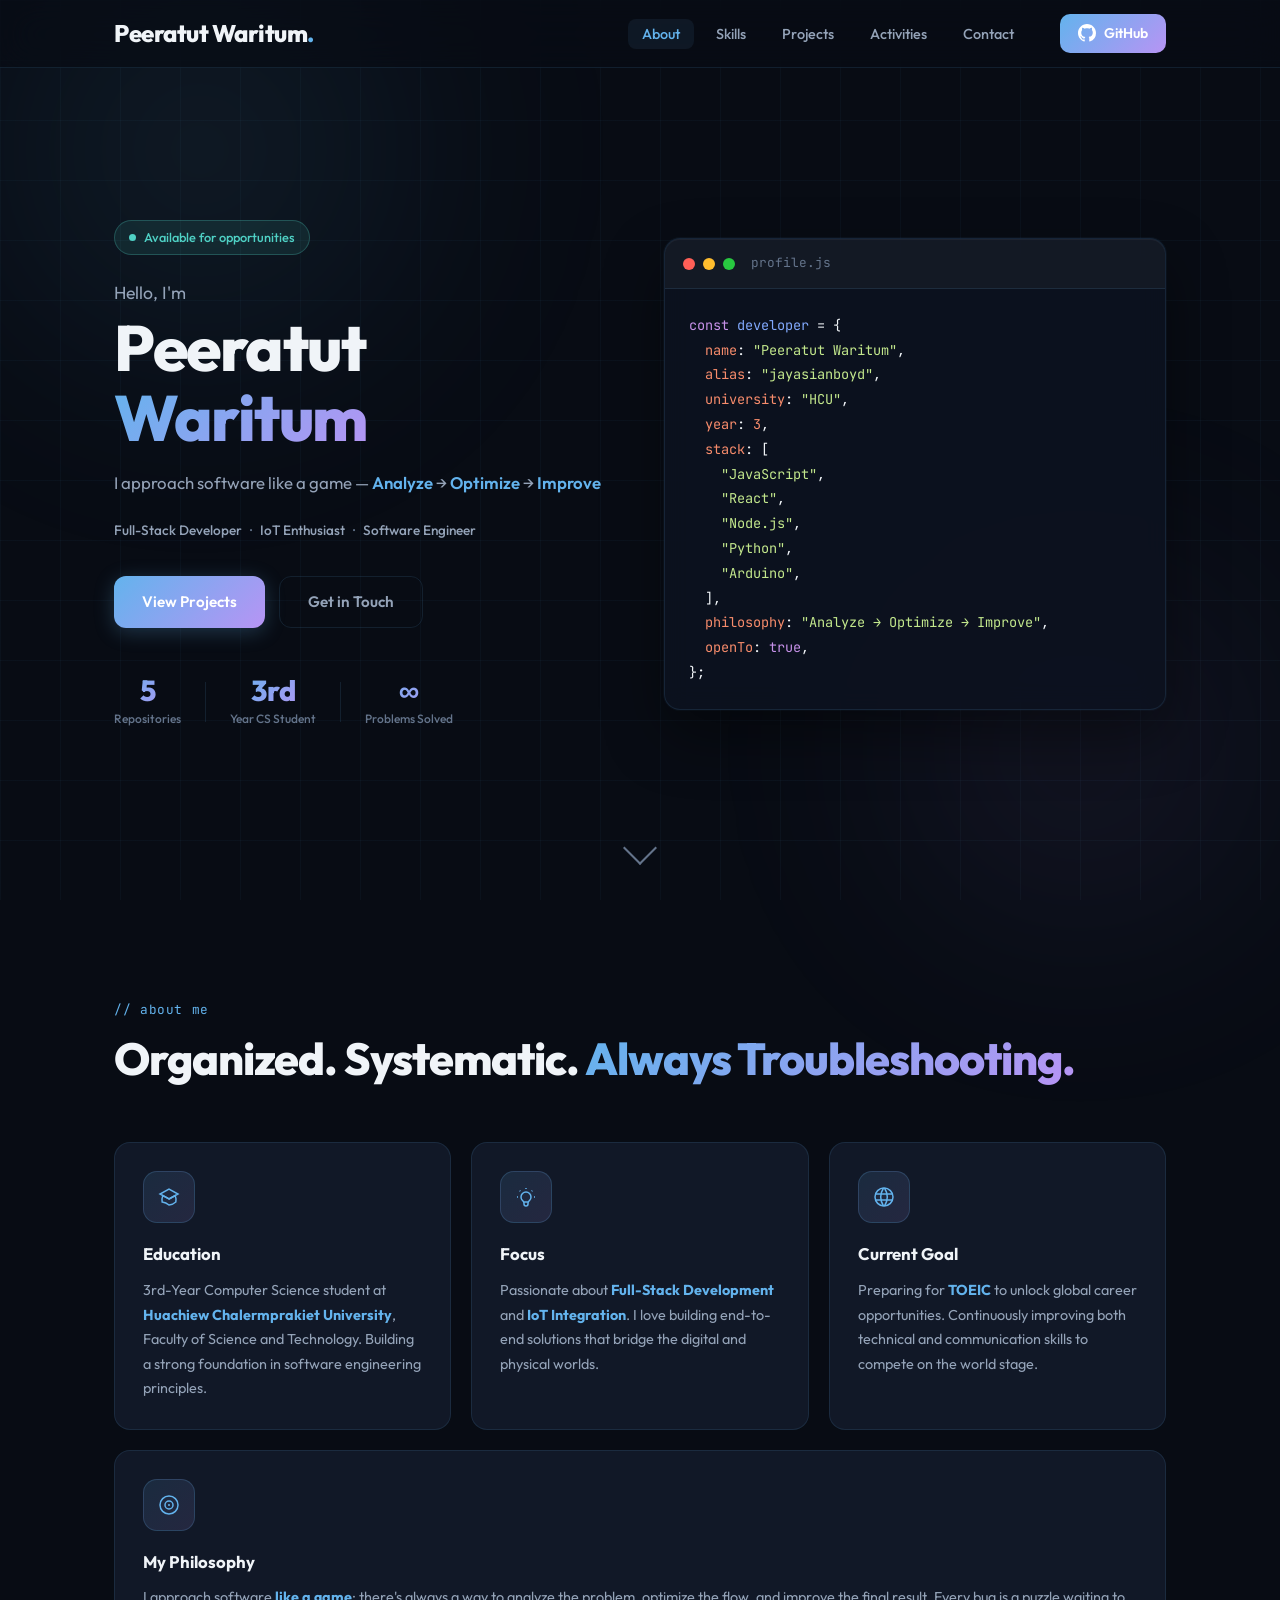
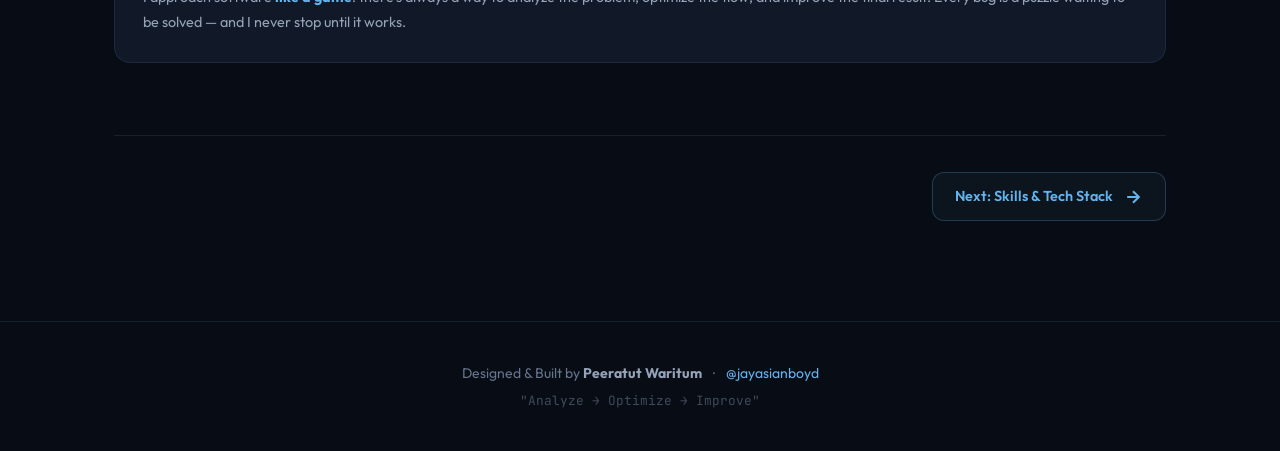
<file: index.html>
<!DOCTYPE html>
<html lang="en">

<head>
  <meta charset="UTF-8" />
  <meta name="viewport" content="width=device-width, initial-scale=1.0" />
  <title>Peeratut Waritum — Portfolio</title>
  <meta name="description"
    content="Portfolio of Peeratut Waritum (jayasianboyd) — CS Student, Full-Stack Developer & IoT Enthusiast at Huachiew Chalermprakiet University." />
  <link rel="preconnect" href="https://fonts.googleapis.com" />
  <link rel="preconnect" href="https://fonts.gstatic.com" crossorigin />
  <link
    href="https://fonts.googleapis.com/css2?family=Outfit:wght@300;400;500;600;700;800&family=JetBrains+Mono:wght@400;500&display=swap"
    rel="stylesheet" />
  <link rel="stylesheet" href="style.css" />
</head>

<body>

  <!-- Navigation -->
  <nav id="navbar">
    <div class="nav-container">
      <a href="index.html" class="nav-logo">Peeratut Waritum<span class="dot">.</span></a>
      <ul class="nav-links">
        <li><a href="index.html" id="nav-about" class="nav-active">About</a></li>
        <li><a href="skills.html" id="nav-skills">Skills</a></li>
        <li><a href="projects.html" id="nav-projects">Projects</a></li>
        <li><a href="activities.html" id="nav-activities">Activities</a></li>
        <li><a href="contact.html" id="nav-contact">Contact</a></li>
      </ul>
      <a href="https://github.com/jayasianboyd" target="_blank" rel="noopener" class="nav-cta" id="nav-github-btn">
        <svg width="18" height="18" viewBox="0 0 24 24" fill="currentColor">
          <path
            d="M12 0C5.37 0 0 5.37 0 12c0 5.31 3.435 9.795 8.205 11.385.6.105.825-.255.825-.57 0-.285-.015-1.23-.015-2.235-3.015.555-3.795-.735-4.035-1.41-.135-.345-.72-1.41-1.23-1.695-.42-.225-1.02-.78-.015-.795.945-.015 1.62.87 1.845 1.23 1.08 1.815 2.805 1.305 3.495.99.105-.78.42-1.305.765-1.605-2.67-.3-5.46-1.335-5.46-5.925 0-1.305.465-2.385 1.23-3.225-.12-.3-.54-1.53.12-3.18 0 0 1.005-.315 3.3 1.23.96-.27 1.98-.405 3-.405s2.04.135 3 .405c2.295-1.56 3.3-1.23 3.3-1.23.66 1.65.24 2.88.12 3.18.765.84 1.23 1.905 1.23 3.225 0 4.605-2.805 5.625-5.475 5.925.435.375.81 1.095.81 2.22 0 1.605-.015 2.895-.015 3.3 0 .315.225.69.825.57A12.02 12.02 0 0 0 24 12c0-6.63-5.37-12-12-12z" />
        </svg>
        GitHub
      </a>
      <button class="hamburger" id="hamburger" aria-label="Toggle menu">
        <span></span><span></span><span></span>
      </button>
    </div>
  </nav>

  <!-- Hero Section -->
  <section id="hero">
    <div class="hero-bg">
      <div class="glow glow-1"></div>
      <div class="glow glow-2"></div>
      <div class="grid-pattern"></div>
    </div>
    <div class="hero-content">
      <div class="hero-badge">
        <span class="badge-dot"></span>
        Available for opportunities
      </div>
      <h1 class="hero-name">
        <span class="hero-greeting">Hello, I'm</span>
        <span class="hero-title">Peeratut<br /><em>Waritum</em></span>
      </h1>
      <p class="hero-tagline">
        I approach software like a game — <span class="highlight">Analyze</span> → <span
          class="highlight">Optimize</span> → <span class="highlight">Improve</span>
      </p>
      <div class="hero-roles">
        <span class="role-tag">Full-Stack Developer</span>
        <span class="role-divider">·</span>
        <span class="role-tag">IoT Enthusiast</span>
        <span class="role-divider">·</span>
        <span class="role-tag">Software Engineer</span>
      </div>
      <div class="hero-actions">
        <a href="projects.html" class="btn btn-primary" id="hero-projects-btn">View Projects</a>
        <a href="contact.html" class="btn btn-ghost" id="hero-contact-btn">Get in Touch</a>
      </div>
      <div class="hero-stats">
        <div class="stat">
          <span class="stat-num">5</span>
          <span class="stat-label">Repositories</span>
        </div>
        <div class="stat-divider"></div>
        <div class="stat">
          <span class="stat-num">3rd</span>
          <span class="stat-label">Year CS Student</span>
        </div>
        <div class="stat-divider"></div>
        <div class="stat">
          <span class="stat-num">∞</span>
          <span class="stat-label">Problems Solved</span>
        </div>
      </div>
    </div>
    <div class="hero-code-card">
      <div class="code-card">
        <div class="code-header">
          <span class="dot-red"></span>
          <span class="dot-yellow"></span>
          <span class="dot-green"></span>
          <span class="code-filename">profile.js</span>
        </div>
        <pre class="code-body"><code><span class="c-keyword">const</span> <span class="c-var">developer</span> = {
  <span class="c-prop">name</span>: <span class="c-string">"Peeratut Waritum"</span>,
  <span class="c-prop">alias</span>: <span class="c-string">"jayasianboyd"</span>,
  <span class="c-prop">university</span>: <span class="c-string">"HCU"</span>,
  <span class="c-prop">year</span>: <span class="c-num">3</span>,
  <span class="c-prop">stack</span>: [
    <span class="c-string">"JavaScript"</span>,
    <span class="c-string">"React"</span>,
    <span class="c-string">"Node.js"</span>,
    <span class="c-string">"Python"</span>,
    <span class="c-string">"Arduino"</span>,
  ],
  <span class="c-prop">philosophy</span>: <span class="c-string">"Analyze → Optimize → Improve"</span>,
  <span class="c-prop">openTo</span>: <span class="c-keyword">true</span>,
};</code></pre>
      </div>
    </div>
    <a href="#about" class="scroll-hint" id="scroll-hint-btn">
      <div class="scroll-arrow"></div>
    </a>
  </section>

  <!-- About Section -->
  <section id="about">
    <div class="container">
      <div class="section-label">// about me</div>
      <h2 class="section-title">Organized. Systematic. <span class="gradient-text">Always Troubleshooting.</span></h2>
      <div class="about-grid">
        <div class="about-card" id="about-education-card">
          <div class="about-icon">
            <svg width="24" height="24" viewBox="0 0 24 24" fill="none" stroke="currentColor" stroke-width="1.5">
              <path d="M12 14l9-5-9-5-9 5 9 5z"/>
              <path d="M12 14l6.16-3.422a12.083 12.083 0 01.665 6.479A11.952 11.952 0 0112 20.055a11.952 11.952 0 00-6.824-2.998 12.078 12.078 0 01.665-6.479L12 14z"/>
            </svg>
          </div>
          <h3>Education</h3>
          <p>3rd-Year Computer Science student at <strong>Huachiew Chalermprakiet University</strong>, Faculty of
            Science and Technology. Building a strong foundation in software engineering principles.</p>
        </div>
        <div class="about-card" id="about-focus-card">
          <div class="about-icon">
            <svg width="24" height="24" viewBox="0 0 24 24" fill="none" stroke="currentColor" stroke-width="1.5">
              <path d="M9.663 17h4.674M12 3v1m6.364 1.636l-.707.707M21 12h-1M4 12H3m3.343-5.657l-.707-.707m2.828 9.9a5 5 0 117.072 0l-.548.547A3.374 3.374 0 0014 18.469V19a2 2 0 11-4 0v-.531c0-.895-.356-1.754-.988-2.386l-.548-.547z"/>
            </svg>
          </div>
          <h3>Focus</h3>
          <p>Passionate about <strong>Full-Stack Development</strong> and <strong>IoT Integration</strong>. I love
            building end-to-end solutions that bridge the digital and physical worlds.</p>
        </div>
        <div class="about-card" id="about-goal-card">
          <div class="about-icon">
            <svg width="24" height="24" viewBox="0 0 24 24" fill="none" stroke="currentColor" stroke-width="1.5">
              <circle cx="12" cy="12" r="9"/>
              <path d="M3.6 9h16.8M3.6 15h16.8M11.5 3a17 17 0 000 18M12.5 3a17 17 0 010 18"/>
            </svg>
          </div>
          <h3>Current Goal</h3>
          <p>Preparing for <strong>TOEIC</strong> to unlock global career opportunities. Continuously improving both
            technical and communication skills to compete on the world stage.</p>
        </div>
        <div class="about-card about-card-wide" id="about-philosophy-card">
          <div class="about-icon">
            <svg width="24" height="24" viewBox="0 0 24 24" fill="none" stroke="currentColor" stroke-width="1.5">
              <circle cx="12" cy="12" r="9"/>
              <circle cx="12" cy="12" r="4"/>
              <circle cx="12" cy="12" r="1" fill="currentColor" stroke="none"/>
            </svg>
          </div>
          <h3>My Philosophy</h3>
          <p>I approach software <strong>like a game</strong>: there's always a way to analyze the problem, optimize the
            flow, and improve the final result. Every bug is a puzzle waiting to be solved — and I never stop until it
            works.</p>
        </div>
      </div>

      <!-- Page Navigation -->
      <div class="page-nav">
        <a href="skills.html" class="page-nav-next" id="go-skills-btn">
          Next: Skills & Tech Stack
          <svg width="20" height="20" viewBox="0 0 24 24" fill="none" stroke="currentColor" stroke-width="2.5">
            <path d="M5 12h14M12 5l7 7-7 7" />
          </svg>
        </a>
      </div>
    </div>
  </section>

  <!-- Footer -->
  <footer id="footer">
    <div class="container">
      <p class="footer-text">
        Designed & Built by <strong>Peeratut Waritum</strong>
        <span class="footer-divider">·</span>
        <a href="https://github.com/jayasianboyd" target="_blank" rel="noopener">@jayasianboyd</a>
      </p>
      <p class="footer-quote">"Analyze → Optimize → Improve"</p>
    </div>
  </footer>

  <script src="script.js"></script>
</body>

</html>
</file>
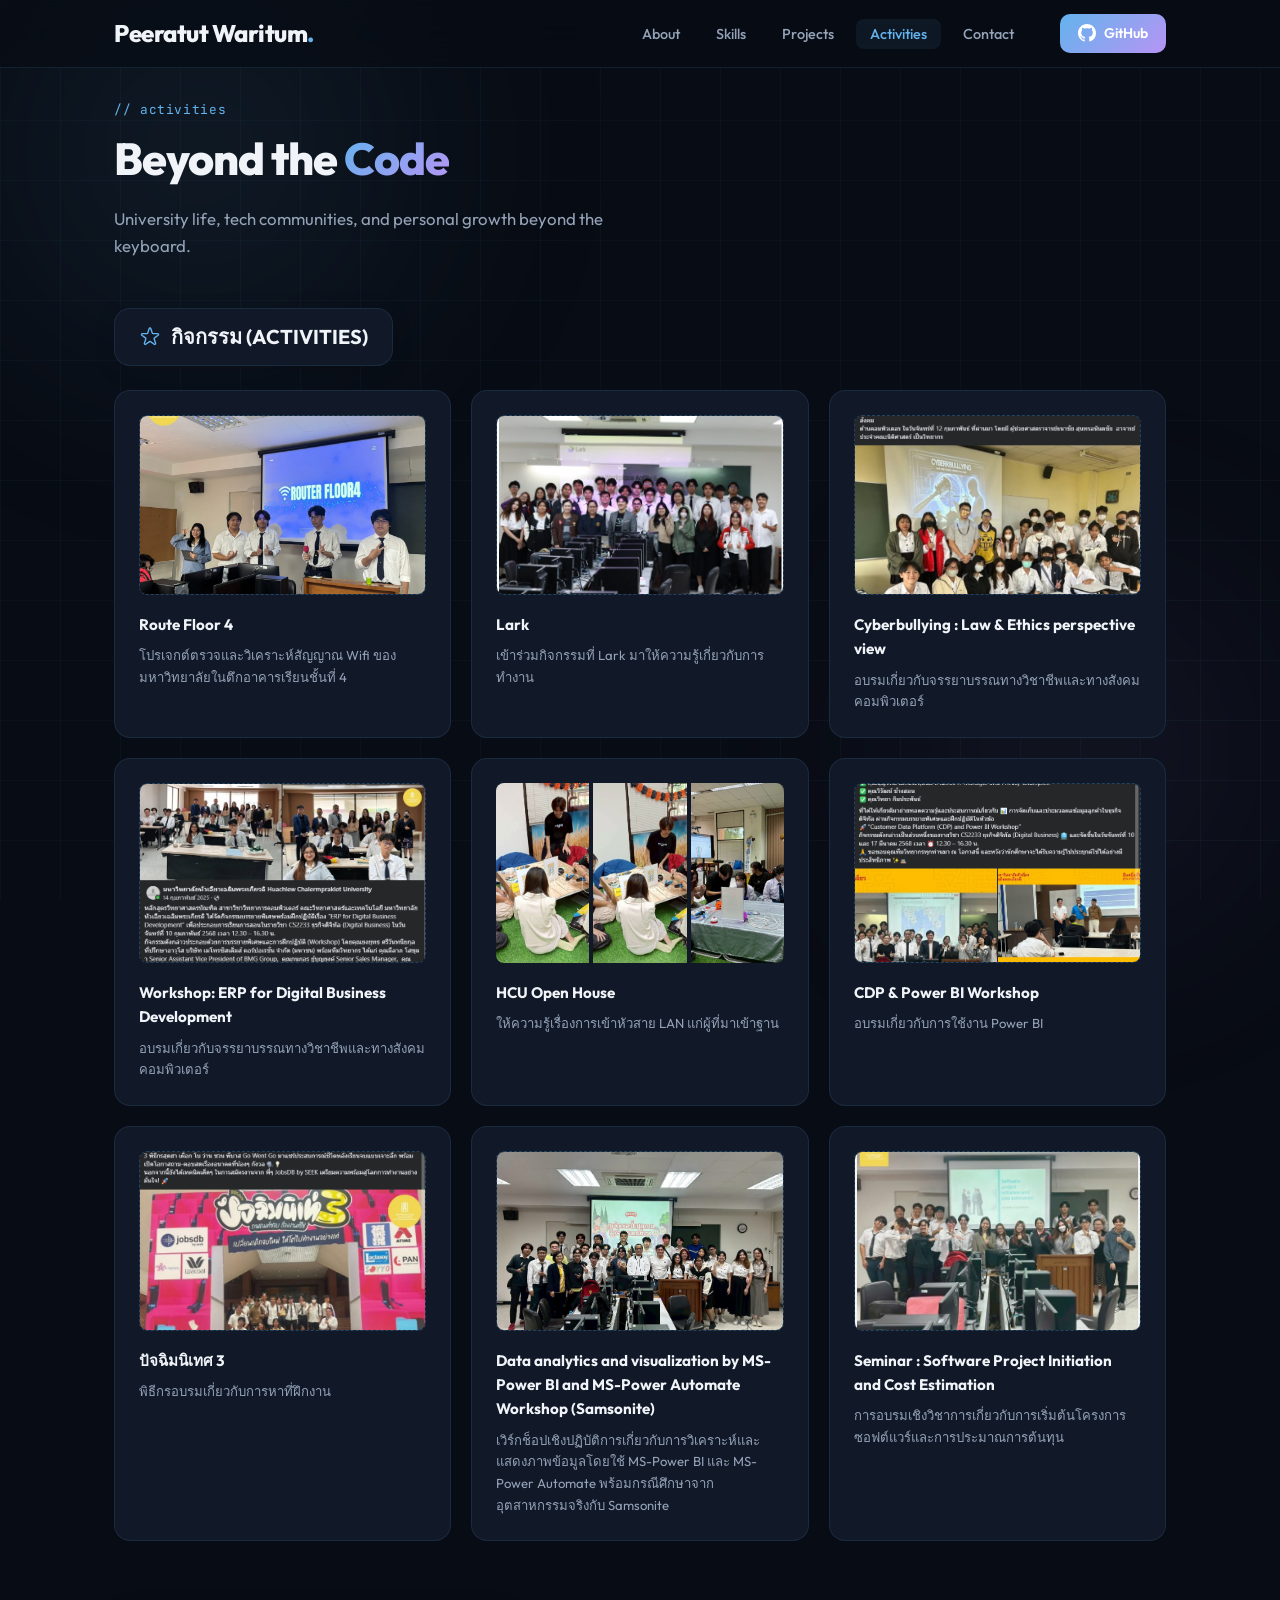
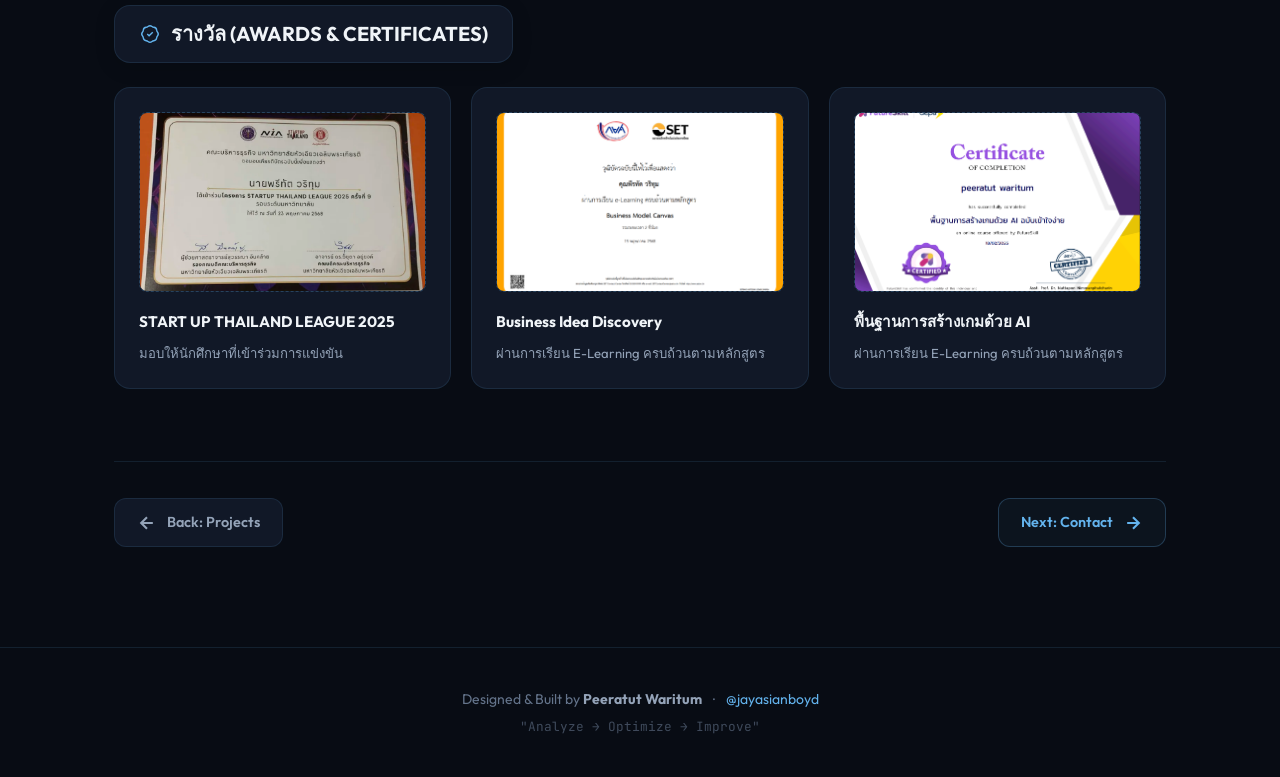
<file: activities.html>
<!DOCTYPE html>
<html lang="en">

<head>
  <meta charset="UTF-8" />
  <meta name="viewport" content="width=device-width, initial-scale=1.0" />
  <title>Activities — Peeratut Waritum</title>
  <meta name="description"
    content="Activities and extracurriculars of Peeratut Waritum — university life, IoT projects, open source, and more." />
  <link rel="preconnect" href="https://fonts.googleapis.com" />
  <link rel="preconnect" href="https://fonts.gstatic.com" crossorigin />
  <link
    href="https://fonts.googleapis.com/css2?family=Outfit:wght@300;400;500;600;700;800&family=JetBrains+Mono:wght@400;500&display=swap"
    rel="stylesheet" />
  <link rel="stylesheet" href="style.css" />
</head>

<body>

  <!-- Navigation -->
  <nav id="navbar">
    <div class="nav-container">
      <a href="index.html" class="nav-logo">Peeratut Waritum<span class="dot">.</span></a>
      <ul class="nav-links">
        <li><a href="index.html" id="nav-about">About</a></li>
        <li><a href="skills.html" id="nav-skills">Skills</a></li>
        <li><a href="projects.html" id="nav-projects">Projects</a></li>
        <li><a href="activities.html" id="nav-activities" class="nav-active">Activities</a></li>
        <li><a href="contact.html" id="nav-contact">Contact</a></li>
      </ul>
      <a href="https://github.com/jayasianboyd" target="_blank" rel="noopener" class="nav-cta" id="nav-github-btn">
        <svg width="18" height="18" viewBox="0 0 24 24" fill="currentColor">
          <path
            d="M12 0C5.37 0 0 5.37 0 12c0 5.31 3.435 9.795 8.205 11.385.6.105.825-.255.825-.57 0-.285-.015-1.23-.015-2.235-3.015.555-3.795-.735-4.035-1.41-.135-.345-.72-1.41-1.23-1.695-.42-.225-1.02-.78-.015-.795.945-.015 1.62.87 1.845 1.23 1.08 1.815 2.805 1.305 3.495.99.105-.78.42-1.305.765-1.605-2.67-.3-5.46-1.335-5.46-5.925 0-1.305.465-2.385 1.23-3.225-.12-.3-.54-1.53.12-3.18 0 0 1.005-.315 3.3 1.23.96-.27 1.98-.405 3-.405s2.04.135 3 .405c2.295-1.56 3.3-1.23 3.3-1.23.66 1.65.24 2.88.12 3.18.765.84 1.23 1.905 1.23 3.225 0 4.605-2.805 5.625-5.475 5.925.435.375.81 1.095.81 2.22 0 1.605-.015 2.895-.015 3.3 0 .315.225.69.825.57A12.02 12.02 0 0 0 24 12c0-6.63-5.37-12-12-12z" />
        </svg>
        GitHub
      </a>
      <button class="hamburger" id="hamburger" aria-label="Toggle menu">
        <span></span><span></span><span></span>
      </button>
    </div>
  </nav>

  <!-- Page Hero -->
  <div class="page-hero-bg">
    <div class="glow glow-1"></div>
    <div class="glow glow-2"></div>
    <div class="grid-pattern"></div>
  </div>

  <!-- Activities Section -->
  <section id="activities" class="page-section">
    <div class="container">
      <div class="section-label">// activities</div>
      <h1 class="section-title">Beyond the <span class="gradient-text">Code</span></h1>
      <p class="activities-subtitle">University life, tech communities, and personal growth beyond the keyboard.</p>
      <div class="section-badge-wrapper">
        <div class="section-badge">
          <span class="section-badge-icon">
            <svg width="22" height="22" viewBox="0 0 24 24" fill="none" stroke="currentColor" stroke-width="1.5">
              <path d="M11.049 2.927c.3-.921 1.603-.921 1.902 0l1.519 4.674a1 1 0 00.95.69h4.915c.969 0 1.371 1.24.588 1.81l-3.976 2.888a1 1 0 00-.363 1.118l1.518 4.674c.3.922-.755 1.688-1.538 1.118l-3.976-2.888a1 1 0 00-1.176 0l-3.976 2.888c-.783.57-1.838-.197-1.538-1.118l1.518-4.674a1 1 0 00-.363-1.118l-3.976-2.888c-.784-.57-.38-1.81.588-1.81h4.914a1 1 0 00.951-.69l1.519-4.674z"/>
            </svg>
          </span>
          กิจกรรม (ACTIVITIES)
        </div>
      </div>

      <div class="activities-grid">

        <!-- Card 1 -->
        <div class="activity-card">
          <div class="activity-image">
            <img src="jpg/route.jpg" alt="Route Floor 4" class="zoomable-img" loading="lazy"
              style="width: 100%; height: 100%; object-fit: cover;">
          </div>
          <h3>Route Floor 4</h3>
          <p>โปรเจกต์ตรวจและวิเคราะห์สัญญาณ Wifi ของมหาวิทยาลัยในตึกอาคารเรียนชั้นที่ 4</p>
        </div>

        <!-- Card 3 -->
        <div class="activity-card">
          <div class="activity-image">
            <img src="jpg/lark.jpg" alt="Lark" class="zoomable-img" loading="lazy"
              style="width: 100%; height: 100%; object-fit: cover;">
          </div>
          <h3>Lark</h3>
          <p>เข้าร่วมกิจกรรมที่ Lark มาให้ความรู้เกี่ยวกับการทำงาน</p>
        </div>

        <!-- Card 4 -->
        <div class="activity-card">
          <div class="activity-image">
            <img src="jpg/bully.png" alt="Cyberbullying" class="zoomable-img" loading="lazy"
              style="width: 100%; height: 100%; object-fit: cover;">
          </div>
          <h3>Cyberbullying : Law & Ethics perspective view</h3>
          <p>อบรมเกี่ยวกับจรรยาบรรณทางวิชาชีพและทางสังคมคอมพิวเตอร์</p>
        </div>

        <!-- Card 5 -->
        <div class="activity-card">
          <div class="activity-image">
            <img src="jpg/erp.png" alt="Workshop: ERP" class="zoomable-img" loading="lazy"
              style="width: 100%; height: 100%; object-fit: cover;">
          </div>
          <h3>Workshop: ERP for Digital Business Development</h3>
          <p>อบรมเกี่ยวกับจรรยาบรรณทางวิชาชีพและทางสังคมคอมพิวเตอร์</p>
        </div>

        <!-- Card 6 -->
        <div class="activity-card">
          <div class="activity-image" style="display: block; border: none; background: transparent;">
            <div class="image-gallery">
              <img src="jpg/lan 1.jpg" alt="HCU Open House 1" class="zoomable-img" loading="lazy">
              <img src="jpg/lan 2.jpg" alt="HCU Open House 2" class="zoomable-img" loading="lazy">
              <img src="jpg/lan 3.jpg" alt="HCU Open House 3" class="zoomable-img" loading="lazy">
            </div>
          </div>
          <h3>HCU Open House</h3>
          <p>ให้ความรู้เรื่องการเข้าหัวสาย LAN แก่ผู้ที่มาเข้าฐาน</p>
        </div>

        <!-- Card 7 -->
        <div class="activity-card">
          <div class="activity-image">
            <img src="jpg/bi.png" alt="CDP & Power BI" class="zoomable-img" loading="lazy"
              style="width: 100%; height: 100%; object-fit: cover;">
          </div>
          <h3>CDP & Power BI Workshop</h3>
          <p>อบรมเกี่ยวกับการใช้งาน Power BI</p>
        </div>

        <!-- Card 8 -->
        <div class="activity-card">
          <div class="activity-image">
            <img src="jpg/3.png" alt="ปัจฉิมนิเทศ 3" class="zoomable-img" loading="lazy"
              style="width: 100%; height: 100%; object-fit: cover;">
          </div>
          <h3>ปัจฉิมนิเทศ 3</h3>
          <p>พิธีกรอบรมเกี่ยวกับการหาที่ฝึกงาน</p>
        </div>

        <!-- Card 9 -->
        <div class="activity-card">
          <div class="activity-image">
            <img src="jpg/sam.jpg" alt="Data analytics" class="zoomable-img" loading="lazy"
              style="width: 100%; height: 100%; object-fit: cover;">
          </div>
          <h3>Data analytics and visualization by MS-Power BI and MS-Power Automate Workshop (Samsonite)</h3>
          <p>เวิร์กช็อปเชิงปฏิบัติการเกี่ยวกับการวิเคราะห์และแสดงภาพข้อมูลโดยใช้ MS-Power BI และ MS-Power Automate
            พร้อมกรณีศึกษาจากอุตสาหกรรมจริงกับ Samsonite</p>
        </div>

        <!-- Card 10 -->
        <div class="activity-card">
          <div class="activity-image">
            <img src="jpg/sa.jpg" alt="Seminar Software" class="zoomable-img" loading="lazy"
              style="width: 100%; height: 100%; object-fit: cover;">
          </div>
          <h3>Seminar : Software Project Initiation and Cost Estimation</h3>
          <p>การอบรมเชิงวิชาการเกี่ยวกับการเริ่มต้นโครงการซอฟต์แวร์และการประมาณการต้นทุน</p>
        </div>

      </div>

      <div class="section-badge-wrapper mt-large">
        <div class="section-badge">
          <span class="section-badge-icon">
            <svg width="22" height="22" viewBox="0 0 24 24" fill="none" stroke="currentColor" stroke-width="1.5">
              <path d="M9 12l2 2 4-4M7.835 4.697a3.42 3.42 0 001.946-.806 3.42 3.42 0 014.438 0 3.42 3.42 0 001.946.806 3.42 3.42 0 013.138 3.138 3.42 3.42 0 00.806 1.946 3.42 3.42 0 010 4.438 3.42 3.42 0 00-.806 1.946 3.42 3.42 0 01-3.138 3.138 3.42 3.42 0 00-1.946.806 3.42 3.42 0 01-4.438 0 3.42 3.42 0 00-1.946-.806 3.42 3.42 0 01-3.138-3.138 3.42 3.42 0 00-.806-1.946 3.42 3.42 0 010-4.438 3.42 3.42 0 00.806-1.946 3.42 3.42 0 013.138-3.138z"/>
            </svg>
          </span>
          รางวัล (AWARDS & CERTIFICATES)
        </div>
      </div>

      <div class="activities-grid">
        <!-- Certificate 1 -->
        <div class="activity-card">
          <div class="activity-image">
            <img src="jpg/Certificate5.png" alt="Certificate" class="zoomable-img" loading="lazy"
              style="width: 100%; height: 100%; object-fit: cover;">
          </div>
          <h3>START UP THAILAND LEAGUE 2025</h3>
          <p>มอบให้นักศึกษาที่เข้าร่วมการแข่งขัน</p>
        </div>

        <!-- Certificate 2 -->
        <div class="activity-card">
          <div class="activity-image">
            <img src="jpg/Certificate1.png" alt="Certificate" class="zoomable-img" loading="lazy"
              style="width: 100%; height: 100%; object-fit: cover;">
          </div>
          <h3>Business Idea Discovery</h3>
          <p>ผ่านการเรียน E-Learning ครบถ้วนตามหลักสูตร</p>
        </div>

        <!-- Certificate 3 -->
        <div class="activity-card">
          <div class="activity-image">
            <img src="jpg/Certificate4.png" alt="Certificate" class="zoomable-img" loading="lazy"
              style="width: 100%; height: 100%; object-fit: cover;">
          </div>
          <h3>พื้นฐานการสร้างเกมด้วย AI</h3>
          <p>ผ่านการเรียน E-Learning ครบถ้วนตามหลักสูตร</p>
        </div>
      </div>

      <!-- Page Navigation -->
      <div class="page-nav">
        <a href="projects.html" class="page-nav-prev" id="go-projects-btn">
          <svg width="20" height="20" viewBox="0 0 24 24" fill="none" stroke="currentColor" stroke-width="2.5">
            <path d="M19 12H5M12 19l-7-7 7-7" />
          </svg>
          Back: Projects
        </a>
        <a href="contact.html" class="page-nav-next" id="go-contact-btn">
          Next: Contact
          <svg width="20" height="20" viewBox="0 0 24 24" fill="none" stroke="currentColor" stroke-width="2.5">
            <path d="M5 12h14M12 5l7 7-7 7" />
          </svg>
        </a>
      </div>
    </div>
  </section>

  <!-- Footer -->
  <footer id="footer">
    <div class="container">
      <p class="footer-text">
        Designed & Built by <strong>Peeratut Waritum</strong>
        <span class="footer-divider">·</span>
        <a href="https://github.com/jayasianboyd" target="_blank" rel="noopener">@jayasianboyd</a>
      </p>
      <p class="footer-quote">"Analyze → Optimize → Improve"</p>
    </div>
  </footer>

  <div id="lightbox" class="lightbox">
    <span class="lightbox-close" id="lightbox-close">&times;</span>
    <img class="lightbox-content" id="lightbox-img" alt="Zoomed Image">
  </div>

  <script src="script.js"></script>
</body>

</html>
</file>
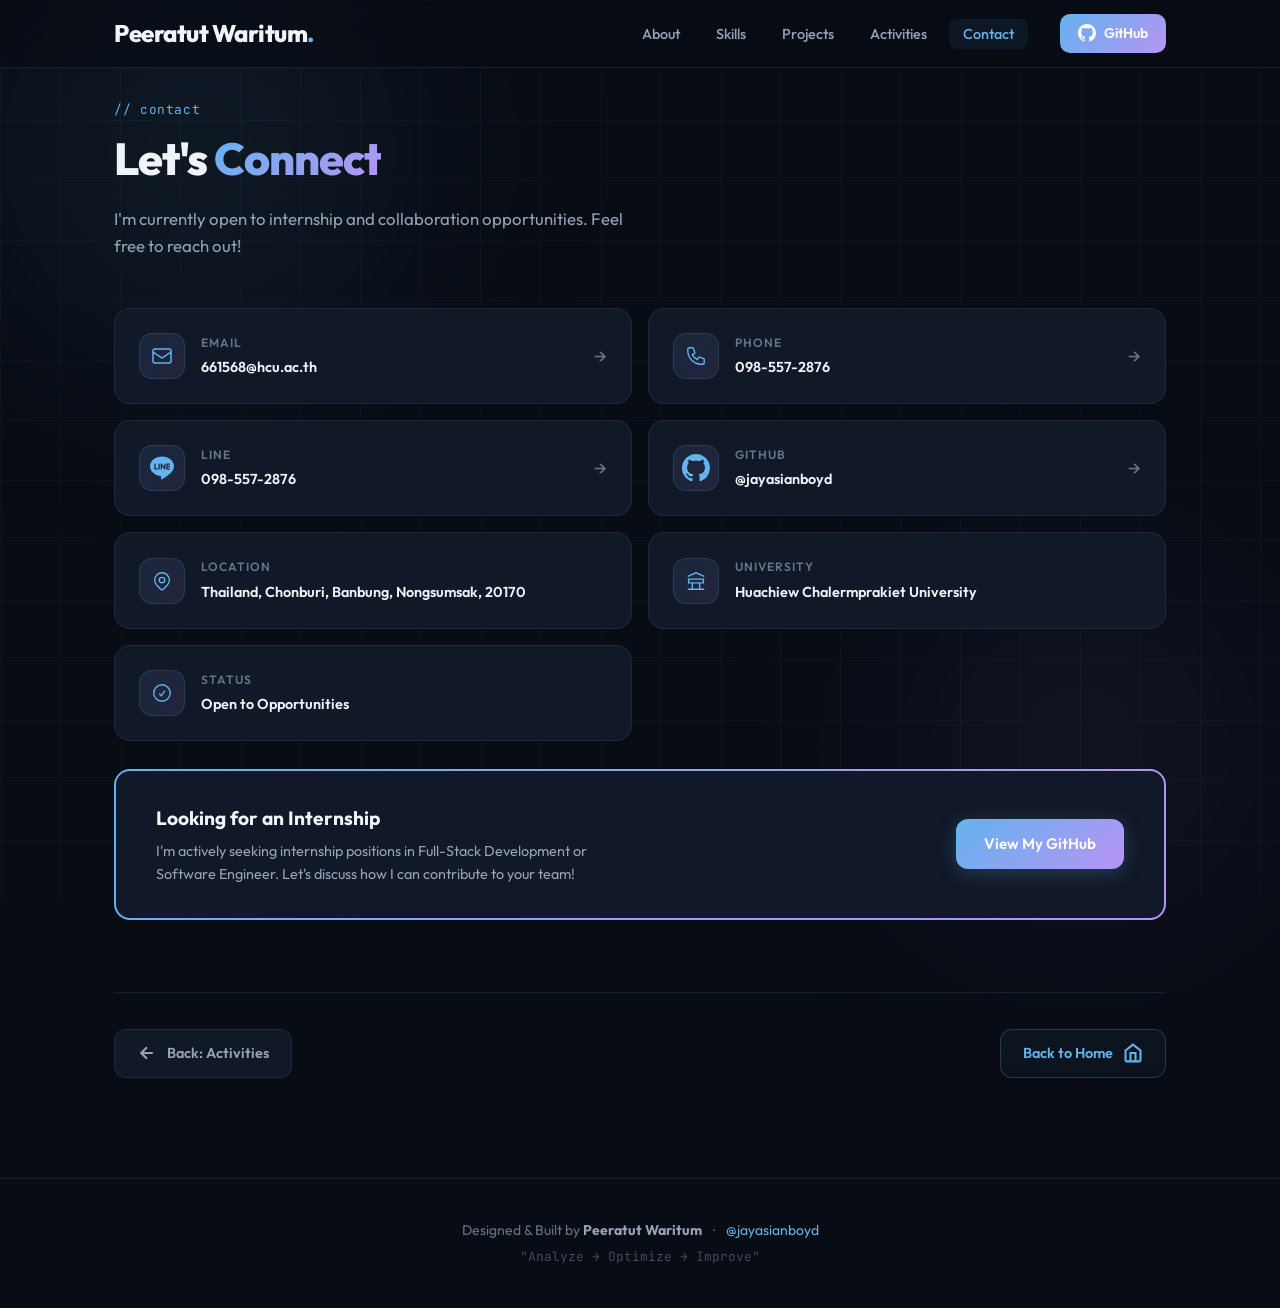
<file: contact.html>
<!DOCTYPE html>
<html lang="en">

<head>
  <meta charset="UTF-8" />
  <meta name="viewport" content="width=device-width, initial-scale=1.0" />
  <title>Contact — Peeratut Waritum</title>
  <meta name="description"
    content="Get in touch with Peeratut Waritum — open to internship and collaboration opportunities in Full-Stack Development and IoT." />
  <link rel="preconnect" href="https://fonts.googleapis.com" />
  <link rel="preconnect" href="https://fonts.gstatic.com" crossorigin />
  <link
    href="https://fonts.googleapis.com/css2?family=Outfit:wght@300;400;500;600;700;800&family=JetBrains+Mono:wght@400;500&display=swap"
    rel="stylesheet" />
  <link rel="stylesheet" href="style.css" />
</head>

<body>

  <!-- Navigation -->
  <nav id="navbar">
    <div class="nav-container">
      <a href="index.html" class="nav-logo">Peeratut Waritum<span class="dot">.</span></a>
      <ul class="nav-links">
        <li><a href="index.html" id="nav-about">About</a></li>
        <li><a href="skills.html" id="nav-skills">Skills</a></li>
        <li><a href="projects.html" id="nav-projects">Projects</a></li>
        <li><a href="activities.html" id="nav-activities">Activities</a></li>
        <li><a href="contact.html" id="nav-contact" class="nav-active">Contact</a></li>
      </ul>
      <a href="https://github.com/jayasianboyd" target="_blank" rel="noopener" class="nav-cta" id="nav-github-btn">
        <svg width="18" height="18" viewBox="0 0 24 24" fill="currentColor">
          <path
            d="M12 0C5.37 0 0 5.37 0 12c0 5.31 3.435 9.795 8.205 11.385.6.105.825-.255.825-.57 0-.285-.015-1.23-.015-2.235-3.015.555-3.795-.735-4.035-1.41-.135-.345-.72-1.41-1.23-1.695-.42-.225-1.02-.78-.015-.795.945-.015 1.62.87 1.845 1.23 1.08 1.815 2.805 1.305 3.495.99.105-.78.42-1.305.765-1.605-2.67-.3-5.46-1.335-5.46-5.925 0-1.305.465-2.385 1.23-3.225-.12-.3-.54-1.53.12-3.18 0 0 1.005-.315 3.3 1.23.96-.27 1.98-.405 3-.405s2.04.135 3 .405c2.295-1.56 3.3-1.23 3.3-1.23.66 1.65.24 2.88.12 3.18.765.84 1.23 1.905 1.23 3.225 0 4.605-2.805 5.625-5.475 5.925.435.375.81 1.095.81 2.22 0 1.605-.015 2.895-.015 3.3 0 .315.225.69.825.57A12.02 12.02 0 0 0 24 12c0-6.63-5.37-12-12-12z" />
        </svg>
        GitHub
      </a>
      <button class="hamburger" id="hamburger" aria-label="Toggle menu">
        <span></span><span></span><span></span>
      </button>
    </div>
  </nav>

  <!-- Page Hero -->
  <div class="page-hero-bg">
    <div class="glow glow-1"></div>
    <div class="glow glow-2"></div>
    <div class="grid-pattern"></div>
  </div>

  <!-- Contact Section -->
  <section id="contact" class="page-section">
    <div class="container">
      <div class="section-label">// contact</div>
      <h1 class="section-title">Let's <span class="gradient-text">Connect</span></h1>
      <p class="contact-subtitle">I'm currently open to internship and collaboration opportunities. Feel free to reach
        out!</p>
      <div class="contact-grid-2">
        <a href="mailto:661568@hcu.ac.th" class="contact-card" id="contact-email">
          <div class="contact-icon">
            <svg width="24" height="24" viewBox="0 0 24 24" fill="none" stroke="currentColor" stroke-width="1.5">
              <path
                d="M3 8l7.89 5.26a2 2 0 002.22 0L21 8M5 19h14a2 2 0 002-2V7a2 2 0 00-2-2H5a2 2 0 00-2 2v10a2 2 0 002 2z" />
            </svg>
          </div>
          <div class="contact-info">
            <span class="contact-label">Email</span>
            <span class="contact-value">661568@hcu.ac.th</span>
          </div>
          <div class="contact-arrow">→</div>
        </a>
        <a href="tel:0985572876" class="contact-card" id="contact-phone">
          <div class="contact-icon">
            <svg width="22" height="22" viewBox="0 0 24 24" fill="none" stroke="currentColor" stroke-width="1.5">
              <path
                d="M3 5a2 2 0 012-2h3.28a1 1 0 01.948.684l1.498 4.493a1 1 0 01-.502 1.21l-2.257 1.13a11.042 11.042 0 005.516 5.516l1.13-2.257a1 1 0 011.21-.502l4.493 1.498a1 1 0 01.684.949V19a2 2 0 01-2 2h-1C9.716 21 3 14.284 3 6V5z" />
            </svg>
          </div>
          <div class="contact-info">
            <span class="contact-label">Phone</span>
            <span class="contact-value">098-557-2876</span>
          </div>
          <div class="contact-arrow">→</div>
        </a>
        <a href="https://line.me/ti/p/~0985572876" target="_blank" rel="noopener" class="contact-card"
          id="contact-line">
          <div class="contact-icon">
            <svg width="24" height="24" viewBox="0 0 24 24" fill="currentColor">
              <path
                d="M19.365 9.863c.349 0 .63.285.63.631 0 .345-.281.63-.63.63H17.61v1.125h1.755c.349 0 .63.283.63.63 0 .344-.281.629-.63.629h-2.386c-.345 0-.627-.285-.627-.629V8.108c0-.345.282-.63.627-.63h2.386c.349 0 .63.285.63.63 0 .349-.281.63-.63.63H17.61v1.125h1.755zm-3.855 3.016c0 .27-.174.51-.432.596-.064.021-.133.031-.199.031-.211 0-.391-.09-.51-.25l-2.443-3.317v2.94c0 .344-.279.629-.631.629-.346 0-.626-.285-.626-.629V8.108c0-.27.173-.51.43-.595.06-.023.136-.033.194-.033.195 0 .375.104.495.254l2.462 3.33V8.108c0-.345.282-.63.63-.63.345 0 .63.285.63.63v4.771zm-5.741 0c0 .344-.282.629-.631.629-.345 0-.627-.285-.627-.629V8.108c0-.345.282-.63.627-.63.349 0 .631.285.631.63v4.771zm-2.466.629H4.917c-.345 0-.63-.285-.63-.629V8.108c0-.345.285-.63.63-.63.348 0 .63.285.63.63v4.141h1.756c.348 0 .629.283.629.63 0 .344-.281.629-.629.629M24 10.314C24 4.943 18.615.572 12 .572S0 4.943 0 10.314c0 4.811 4.27 8.842 10.035 9.608.391.082.923.258 1.058.59.12.301.079.766.038 1.08l-.164 1.02c-.045.301-.24 1.186 1.049.645 1.291-.539 6.916-4.078 9.436-6.975C23.176 14.393 24 12.458 24 10.314" />
            </svg>
          </div>
          <div class="contact-info">
            <span class="contact-label">LINE</span>
            <span class="contact-value">098-557-2876</span>
          </div>
          <div class="contact-arrow">→</div>
        </a>
        <a href="https://github.com/jayasianboyd" target="_blank" rel="noopener" class="contact-card"
          id="contact-github">
          <div class="contact-icon">
            <svg width="28" height="28" viewBox="0 0 24 24" fill="currentColor">
              <path
                d="M12 0C5.37 0 0 5.37 0 12c0 5.31 3.435 9.795 8.205 11.385.6.105.825-.255.825-.57 0-.285-.015-1.23-.015-2.235-3.015.555-3.795-.735-4.035-1.41-.135-.345-.72-1.41-1.23-1.695-.42-.225-1.02-.78-.015-.795.945-.015 1.62.87 1.845 1.23 1.08 1.815 2.805 1.305 3.495.99.105-.78.42-1.305.765-1.605-2.67-.3-5.46-1.335-5.46-5.925 0-1.305.465-2.385 1.23-3.225-.12-.3-.54-1.53.12-3.18 0 0 1.005-.315 3.3 1.23.96-.27 1.98-.405 3-.405s2.04.135 3 .405c2.295-1.56 3.3-1.23 3.3-1.23.66 1.65.24 2.88.12 3.18.765.84 1.23 1.905 1.23 3.225 0 4.605-2.805 5.625-5.475 5.925.435.375.81 1.095.81 2.22 0 1.605-.015 2.895-.015 3.3 0 .315.225.69.825.57A12.02 12.02 0 0 0 24 12c0-6.63-5.37-12-12-12z" />
            </svg>
          </div>
          <div class="contact-info">
            <span class="contact-label">GitHub</span>
            <span class="contact-value">@jayasianboyd</span>
          </div>
          <div class="contact-arrow">→</div>
        </a>
        <div class="contact-card" id="contact-location">
          <div class="contact-icon">
            <svg width="22" height="22" viewBox="0 0 24 24" fill="none" stroke="currentColor" stroke-width="1.5">
              <path d="M17.657 16.657L13.414 20.9a1.998 1.998 0 01-2.827 0l-4.244-4.243a8 8 0 1111.314 0z" />
              <path d="M15 11a3 3 0 11-6 0 3 3 0 016 0z" />
            </svg>
          </div>
          <div class="contact-info">
            <span class="contact-label">Location</span>
            <span class="contact-value">Thailand, Chonburi, Banbung, Nongsumsak, 20170 </span>
          </div>
        </div>
        <div class="contact-card" id="contact-university">
          <div class="contact-icon">
            <svg width="22" height="22" viewBox="0 0 24 24" fill="none" stroke="currentColor" stroke-width="1.5">
              <path d="M8 14v7M16 14v7M3 21h18M3 10h18M3 7l9-4 9 4M4 10v4h16v-4" />
            </svg>
          </div>
          <div class="contact-info">
            <span class="contact-label">University</span>
            <span class="contact-value">Huachiew Chalermprakiet University</span>
          </div>
        </div>
        <div class="contact-card" id="contact-status">
          <div class="contact-icon">
            <svg width="22" height="22" viewBox="0 0 24 24" fill="none" stroke="currentColor" stroke-width="1.5">
              <path d="M9 12.75L11.25 15 15 9.75M21 12a9 9 0 11-18 0 9 9 0 0118 0z" />
            </svg>
          </div>
          <div class="contact-info">
            <span class="contact-label">Status</span>
            <span class="contact-value">Open to Opportunities</span>
          </div>
        </div>
      </div>
      <div class="contact-cta-box" id="contact-cta-box">
        <div class="cta-box-inner">
          <div>
            <h3>Looking for an Internship</h3>
            <p>I'm actively seeking internship positions in Full-Stack Development or Software Engineer. Let's discuss
              how I can
              contribute to your team!</p>
          </div>
          <a href="https://github.com/jayasianboyd" target="_blank" rel="noopener" class="btn btn-primary"
            id="contact-cta-btn">View My GitHub</a>
        </div>
      </div>

      <!-- Page Navigation -->
      <div class="page-nav">
        <a href="activities.html" class="page-nav-prev" id="go-activities-btn">
          <svg width="20" height="20" viewBox="0 0 24 24" fill="none" stroke="currentColor" stroke-width="2.5">
            <path d="M19 12H5M12 19l-7-7 7-7" />
          </svg>
          Back: Activities
        </a>
        <a href="index.html" class="page-nav-next" id="go-home-btn">
          Back to Home
          <svg width="20" height="20" viewBox="0 0 24 24" fill="none" stroke="currentColor" stroke-width="2.5">
            <path d="M3 9l9-7 9 7v11a2 2 0 0 1-2 2H5a2 2 0 0 1-2-2z" />
            <polyline points="9 22 9 12 15 12 15 22" />
          </svg>
        </a>
      </div>
    </div>
  </section>

  <!-- Footer -->
  <footer id="footer">
    <div class="container">
      <p class="footer-text">
        Designed & Built by <strong>Peeratut Waritum</strong>
        <span class="footer-divider">·</span>
        <a href="https://github.com/jayasianboyd" target="_blank" rel="noopener">@jayasianboyd</a>
      </p>
      <p class="footer-quote">"Analyze → Optimize → Improve"</p>
    </div>
  </footer>

  <script src="script.js"></script>
</body>

</html>
</file>
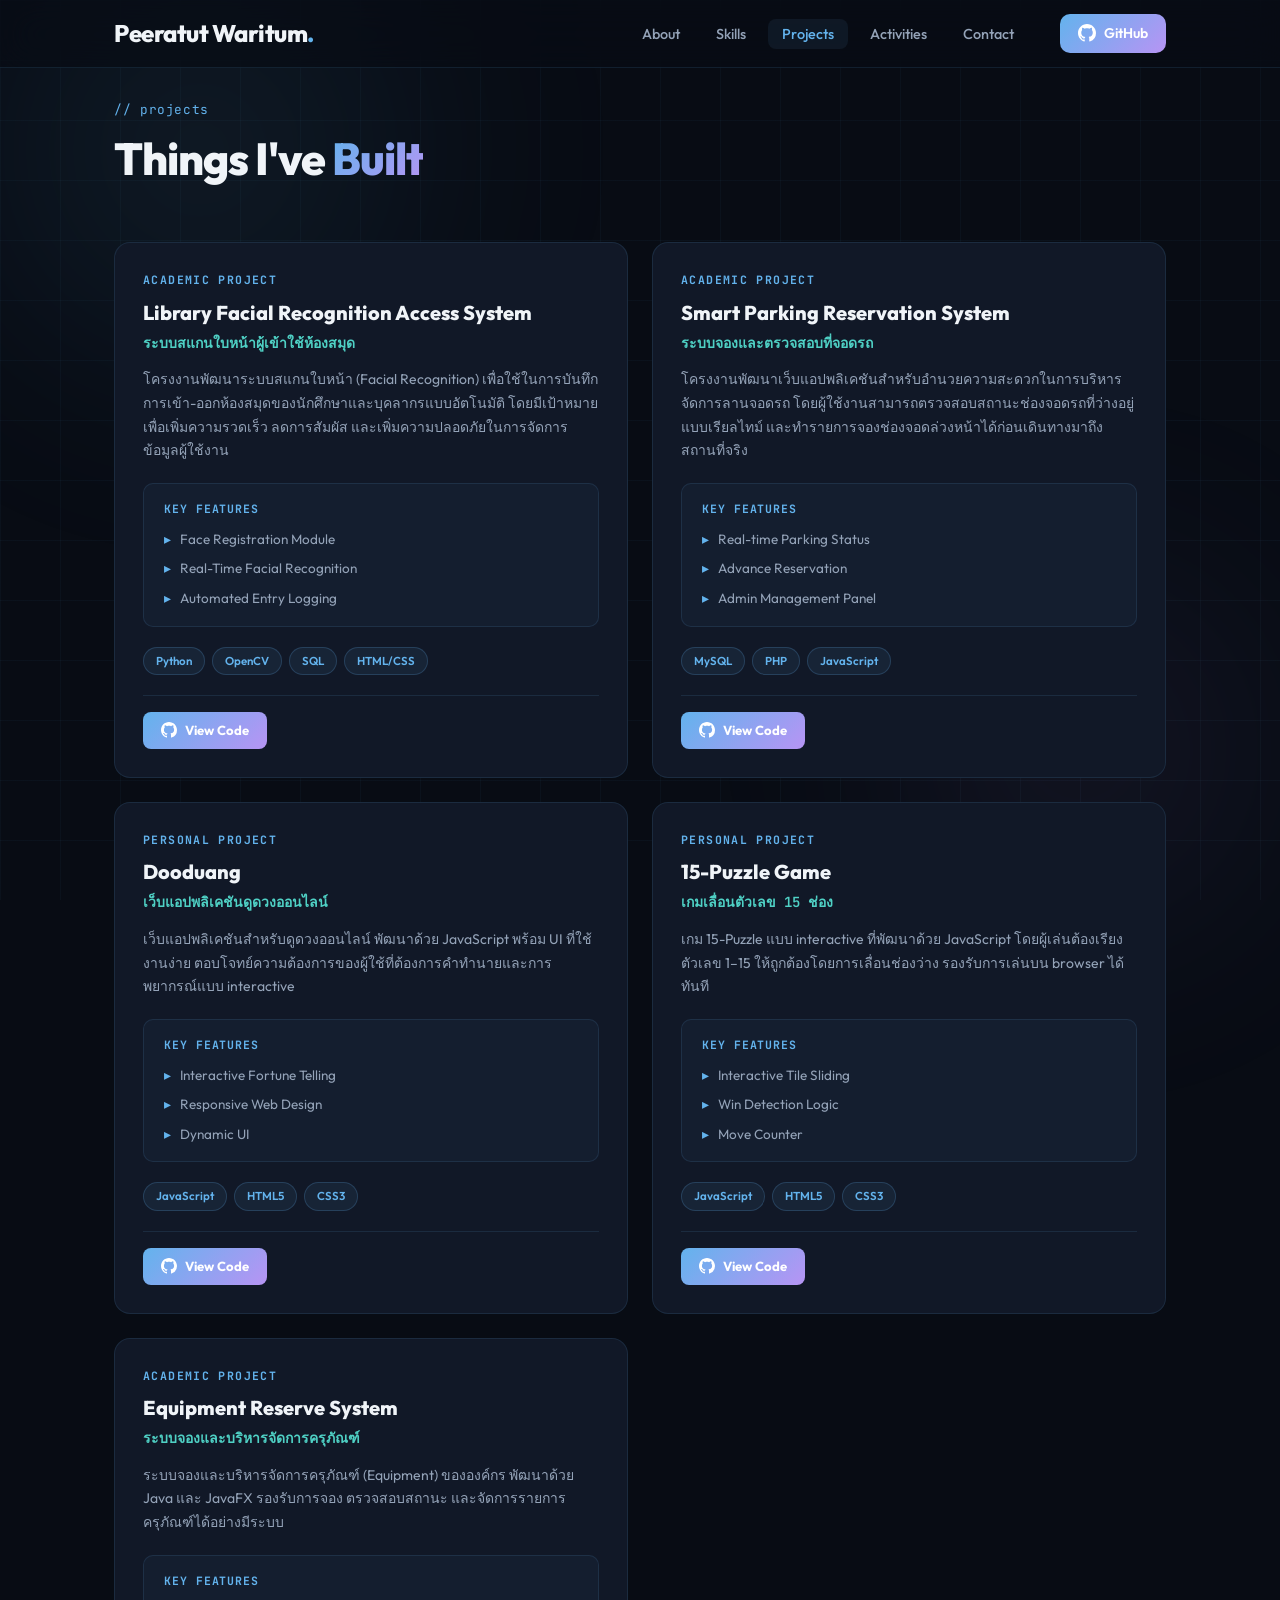
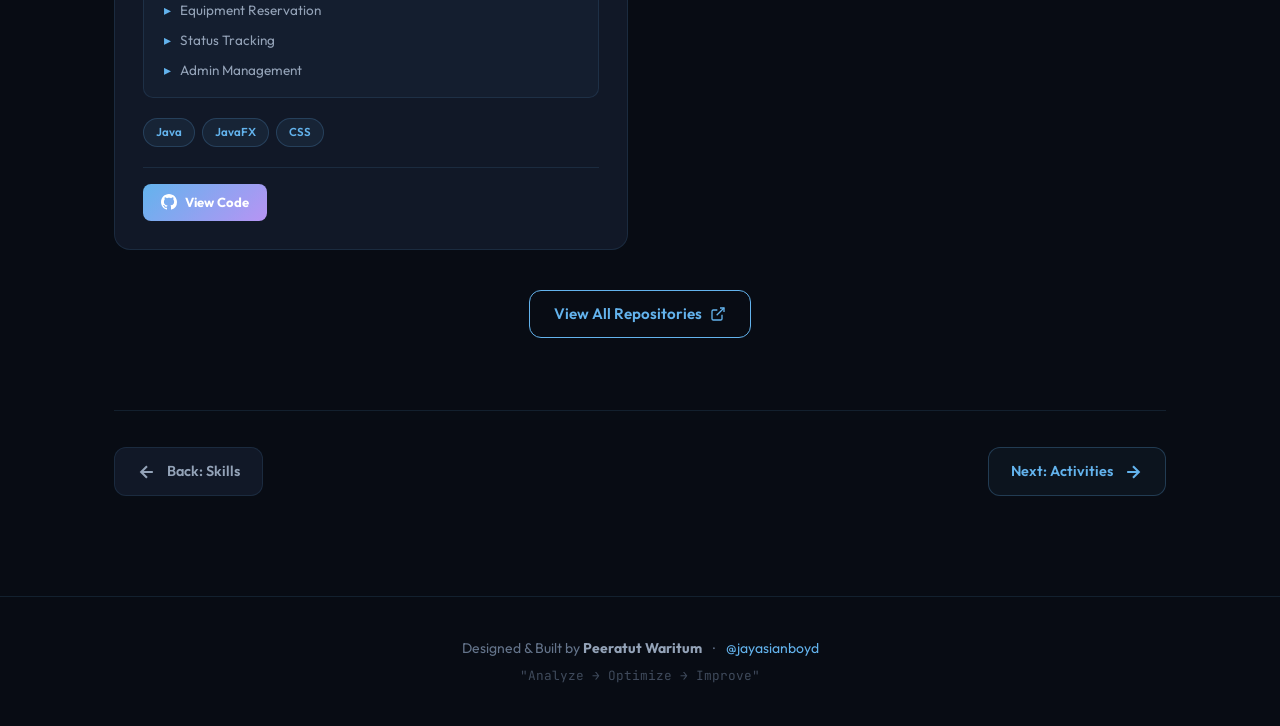
<file: projects.html>
<!DOCTYPE html>
<html lang="en">

<head>
  <meta charset="UTF-8" />
  <meta name="viewport" content="width=device-width, initial-scale=1.0" />
  <title>Projects — Peeratut Waritum</title>
  <meta name="description"
    content="Projects built by Peeratut Waritum — Dooduang, Library Face Recognition, Parking System, 15-Puzzle and more." />
  <link rel="preconnect" href="https://fonts.googleapis.com" />
  <link rel="preconnect" href="https://fonts.gstatic.com" crossorigin />
  <link
    href="https://fonts.googleapis.com/css2?family=Outfit:wght@300;400;500;600;700;800&family=JetBrains+Mono:wght@400;500&display=swap"
    rel="stylesheet" />
  <link rel="stylesheet" href="style.css" />
</head>

<body>

  <!-- Navigation -->
  <nav id="navbar">
    <div class="nav-container">
      <a href="index.html" class="nav-logo">Peeratut Waritum<span class="dot">.</span></a>
      <ul class="nav-links">
        <li><a href="index.html" id="nav-about">About</a></li>
        <li><a href="skills.html" id="nav-skills">Skills</a></li>
        <li><a href="projects.html" id="nav-projects" class="nav-active">Projects</a></li>
        <li><a href="activities.html" id="nav-activities">Activities</a></li>
        <li><a href="contact.html" id="nav-contact">Contact</a></li>
      </ul>
      <a href="https://github.com/jayasianboyd" target="_blank" rel="noopener" class="nav-cta" id="nav-github-btn">
        <svg width="18" height="18" viewBox="0 0 24 24" fill="currentColor">
          <path
            d="M12 0C5.37 0 0 5.37 0 12c0 5.31 3.435 9.795 8.205 11.385.6.105.825-.255.825-.57 0-.285-.015-1.23-.015-2.235-3.015.555-3.795-.735-4.035-1.41-.135-.345-.72-1.41-1.23-1.695-.42-.225-1.02-.78-.015-.795.945-.015 1.62.87 1.845 1.23 1.08 1.815 2.805 1.305 3.495.99.105-.78.42-1.305.765-1.605-2.67-.3-5.46-1.335-5.46-5.925 0-1.305.465-2.385 1.23-3.225-.12-.3-.54-1.53.12-3.18 0 0 1.005-.315 3.3 1.23.96-.27 1.98-.405 3-.405s2.04.135 3 .405c2.295-1.56 3.3-1.23 3.3-1.23.66 1.65.24 2.88.12 3.18.765.84 1.23 1.905 1.23 3.225 0 4.605-2.805 5.625-5.475 5.925.435.375.81 1.095.81 2.22 0 1.605-.015 2.895-.015 3.3 0 .315.225.69.825.57A12.02 12.02 0 0 0 24 12c0-6.63-5.37-12-12-12z" />
        </svg>
        GitHub
      </a>
      <button class="hamburger" id="hamburger" aria-label="Toggle menu">
        <span></span><span></span><span></span>
      </button>
    </div>
  </nav>

  <!-- Page Hero -->
  <div class="page-hero-bg">
    <div class="glow glow-1"></div>
    <div class="glow glow-2"></div>
    <div class="grid-pattern"></div>
  </div>

  <!-- Projects Section -->
  <section id="projects" class="page-section">
    <div class="container">
      <div class="section-label">// projects</div>
      <h1 class="section-title">Things I've <span class="gradient-text">Built</span></h1>
      <div class="academic-projects-grid">

        <!-- Card 1: Library Facial Recognition -->
        <div class="academic-card">
          <div class="acad-label">ACADEMIC PROJECT</div>
          <h3 class="acad-title">Library Facial Recognition Access System</h3>
          <div class="acad-subtitle">ระบบสแกนใบหน้าผู้เข้าใช้ห้องสมุด</div>
          <p class="acad-desc">โครงงานพัฒนาระบบสแกนใบหน้า (Facial Recognition)
            เพื่อใช้ในการบันทึกการเข้า-ออกห้องสมุดของนักศึกษาและบุคลากรแบบอัตโนมัติ โดยมีเป้าหมายเพื่อเพิ่มความรวดเร็ว
            ลดการสัมผัส และเพิ่มความปลอดภัยในการจัดการข้อมูลผู้ใช้งาน</p>

          <div class="acad-features">
            <div class="acad-features-title">Key Features</div>
            <ul>
              <li>Face Registration Module</li>
              <li>Real-Time Facial Recognition</li>
              <li>Automated Entry Logging</li>
            </ul>
          </div>

          <div class="acad-tags">
            <span class="acad-tag">Python</span>
            <span class="acad-tag">OpenCV</span>
            <span class="acad-tag">SQL</span>
            <span class="acad-tag">HTML/CSS</span>
          </div>
          <div class="acad-actions">
            <a href="https://github.com/jayasianboyd/Library-Face-Recognition" target="_blank" rel="noopener"
              class="acad-btn-github" id="proj-library-github">
              <svg width="16" height="16" viewBox="0 0 24 24" fill="currentColor">
                <path
                  d="M12 0C5.37 0 0 5.37 0 12c0 5.31 3.435 9.795 8.205 11.385.6.105.825-.255.825-.57 0-.285-.015-1.23-.015-2.235-3.015.555-3.795-.735-4.035-1.41-.135-.345-.72-1.41-1.23-1.695-.42-.225-1.02-.78-.015-.795.945-.015 1.62.87 1.845 1.23 1.08 1.815 2.805 1.305 3.495.99.105-.78.42-1.305.765-1.605-2.67-.3-5.46-1.335-5.46-5.925 0-1.305.465-2.385 1.23-3.225-.12-.3-.54-1.53.12-3.18 0 0 1.005-.315 3.3 1.23.96-.27 1.98-.405 3-.405s2.04.135 3 .405c2.295-1.56 3.3-1.23 3.3-1.23.66 1.65.24 2.88.12 3.18.765.84 1.23 1.905 1.23 3.225 0 4.605-2.805 5.625-5.475 5.925.435.375.81 1.095.81 2.22 0 1.605-.015 2.895-.015 3.3 0 .315.225.69.825.57A12.02 12.02 0 0 0 24 12c0-6.63-5.37-12-12-12z" />
              </svg>
              View Code
            </a>
          </div>
        </div>

        <!-- Card 2: Smart Parking -->
        <div class="academic-card">
          <div class="acad-label">ACADEMIC PROJECT</div>
          <h3 class="acad-title">Smart Parking Reservation System</h3>
          <div class="acad-subtitle">ระบบจองและตรวจสอบที่จอดรถ</div>
          <p class="acad-desc">โครงงานพัฒนาเว็บแอปพลิเคชันสำหรับอำนวยความสะดวกในการบริหารจัดการลานจอดรถ
            โดยผู้ใช้งานสามารถตรวจสอบสถานะช่องจอดรถที่ว่างอยู่แบบเรียลไทม์
            และทำรายการจองช่องจอดล่วงหน้าได้ก่อนเดินทางมาถึงสถานที่จริง</p>

          <div class="acad-features">
            <div class="acad-features-title">Key Features</div>
            <ul>
              <li>Real-time Parking Status</li>
              <li>Advance Reservation</li>
              <li>Admin Management Panel</li>
            </ul>
          </div>

          <div class="acad-tags">
            <span class="acad-tag">MySQL</span>
            <span class="acad-tag">PHP</span>
            <span class="acad-tag">JavaScript</span>
          </div>
          <div class="acad-actions">
            <a href="https://github.com/jayasianboyd/parking_system1" target="_blank" rel="noopener"
              class="acad-btn-github" id="proj-parking-github">
              <svg width="16" height="16" viewBox="0 0 24 24" fill="currentColor">
                <path
                  d="M12 0C5.37 0 0 5.37 0 12c0 5.31 3.435 9.795 8.205 11.385.6.105.825-.255.825-.57 0-.285-.015-1.23-.015-2.235-3.015.555-3.795-.735-4.035-1.41-.135-.345-.72-1.41-1.23-1.695-.42-.225-1.02-.78-.015-.795.945-.015 1.62.87 1.845 1.23 1.08 1.815 2.805 1.305 3.495.99.105-.78.42-1.305.765-1.605-2.67-.3-5.46-1.335-5.46-5.925 0-1.305.465-2.385 1.23-3.225-.12-.3-.54-1.53.12-3.18 0 0 1.005-.315 3.3 1.23.96-.27 1.98-.405 3-.405s2.04.135 3 .405c2.295-1.56 3.3-1.23 3.3-1.23.66 1.65.24 2.88.12 3.18.765.84 1.23 1.905 1.23 3.225 0 4.605-2.805 5.625-5.475 5.925.435.375.81 1.095.81 2.22 0 1.605-.015 2.895-.015 3.3 0 .315.225.69.825.57A12.02 12.02 0 0 0 24 12c0-6.63-5.37-12-12-12z" />
              </svg>
              View Code
            </a>
          </div>
        </div>

        <!-- Card 3: Dooduang -->
        <div class="academic-card">
          <div class="acad-label">PERSONAL PROJECT</div>
          <h3 class="acad-title">Dooduang</h3>
          <div class="acad-subtitle">เว็บแอปพลิเคชันดูดวงออนไลน์</div>
          <p class="acad-desc">เว็บแอปพลิเคชันสำหรับดูดวงออนไลน์ พัฒนาด้วย JavaScript พร้อม UI ที่ใช้งานง่าย
            ตอบโจทย์ความต้องการของผู้ใช้ที่ต้องการคำทำนายและการพยากรณ์แบบ interactive</p>

          <div class="acad-features">
            <div class="acad-features-title">Key Features</div>
            <ul>
              <li>Interactive Fortune Telling</li>
              <li>Responsive Web Design</li>
              <li>Dynamic UI</li>
            </ul>
          </div>

          <div class="acad-tags">
            <span class="acad-tag">JavaScript</span>
            <span class="acad-tag">HTML5</span>
            <span class="acad-tag">CSS3</span>
          </div>
          <div class="acad-actions">
            <a href="https://github.com/jayasianboyd/Dooduang" target="_blank" rel="noopener" class="acad-btn-github"
              id="proj-dooduang-github">
              <svg width="16" height="16" viewBox="0 0 24 24" fill="currentColor">
                <path
                  d="M12 0C5.37 0 0 5.37 0 12c0 5.31 3.435 9.795 8.205 11.385.6.105.825-.255.825-.57 0-.285-.015-1.23-.015-2.235-3.015.555-3.795-.735-4.035-1.41-.135-.345-.72-1.41-1.23-1.695-.42-.225-1.02-.78-.015-.795.945-.015 1.62.87 1.845 1.23 1.08 1.815 2.805 1.305 3.495.99.105-.78.42-1.305.765-1.605-2.67-.3-5.46-1.335-5.46-5.925 0-1.305.465-2.385 1.23-3.225-.12-.3-.54-1.53.12-3.18 0 0 1.005-.315 3.3 1.23.96-.27 1.98-.405 3-.405s2.04.135 3 .405c2.295-1.56 3.3-1.23 3.3-1.23.66 1.65.24 2.88.12 3.18.765.84 1.23 1.905 1.23 3.225 0 4.605-2.805 5.625-5.475 5.925.435.375.81 1.095.81 2.22 0 1.605-.015 2.895-.015 3.3 0 .315.225.69.825.57A12.02 12.02 0 0 0 24 12c0-6.63-5.37-12-12-12z" />
              </svg>
              View Code
            </a>
          </div>
        </div>

        <!-- Card 4: 15-Puzzle -->
        <div class="academic-card">
          <div class="acad-label">PERSONAL PROJECT</div>
          <h3 class="acad-title">15-Puzzle Game</h3>
          <div class="acad-subtitle">เกมเลื่อนตัวเลข 15 ช่อง</div>
          <p class="acad-desc">เกม 15-Puzzle แบบ interactive ที่พัฒนาด้วย JavaScript โดยผู้เล่นต้องเรียงตัวเลข 1–15
            ให้ถูกต้องโดยการเลื่อนช่องว่าง รองรับการเล่นบน browser ได้ทันที</p>

          <div class="acad-features">
            <div class="acad-features-title">Key Features</div>
            <ul>
              <li>Interactive Tile Sliding</li>
              <li>Win Detection Logic</li>
              <li>Move Counter</li>
            </ul>
          </div>

          <div class="acad-tags">
            <span class="acad-tag">JavaScript</span>
            <span class="acad-tag">HTML5</span>
            <span class="acad-tag">CSS3</span>
          </div>
          <div class="acad-actions">
            <a href="https://github.com/jayasianboyd/15-puzzle" target="_blank" rel="noopener" class="acad-btn-github"
              id="proj-puzzle-github">
              <svg width="16" height="16" viewBox="0 0 24 24" fill="currentColor">
                <path
                  d="M12 0C5.37 0 0 5.37 0 12c0 5.31 3.435 9.795 8.205 11.385.6.105.825-.255.825-.57 0-.285-.015-1.23-.015-2.235-3.015.555-3.795-.735-4.035-1.41-.135-.345-.72-1.41-1.23-1.695-.42-.225-1.02-.78-.015-.795.945-.015 1.62.87 1.845 1.23 1.08 1.815 2.805 1.305 3.495.99.105-.78.42-1.305.765-1.605-2.67-.3-5.46-1.335-5.46-5.925 0-1.305.465-2.385 1.23-3.225-.12-.3-.54-1.53.12-3.18 0 0 1.005-.315 3.3 1.23.96-.27 1.98-.405 3-.405s2.04.135 3 .405c2.295-1.56 3.3-1.23 3.3-1.23.66 1.65.24 2.88.12 3.18.765.84 1.23 1.905 1.23 3.225 0 4.605-2.805 5.625-5.475 5.925.435.375.81 1.095.81 2.22 0 1.605-.015 2.895-.015 3.3 0 .315.225.69.825.57A12.02 12.02 0 0 0 24 12c0-6.63-5.37-12-12-12z" />
              </svg>
              View Code
            </a>
          </div>
        </div>

        <!-- Card 5: Equipment Reserve System -->
        <div class="academic-card">
          <div class="acad-label">ACADEMIC PROJECT</div>
          <h3 class="acad-title">Equipment Reserve System</h3>
          <div class="acad-subtitle">ระบบจองและบริหารจัดการครุภัณฑ์</div>
          <p class="acad-desc">ระบบจองและบริหารจัดการครุภัณฑ์ (Equipment) ขององค์กร พัฒนาด้วย Java และ JavaFX
            รองรับการจอง ตรวจสอบสถานะ และจัดการรายการครุภัณฑ์ได้อย่างมีระบบ</p>

          <div class="acad-features">
            <div class="acad-features-title">Key Features</div>
            <ul>
              <li>Equipment Reservation</li>
              <li>Status Tracking</li>
              <li>Admin Management</li>
            </ul>
          </div>

          <div class="acad-tags">
            <span class="acad-tag">Java</span>
            <span class="acad-tag">JavaFX</span>
            <span class="acad-tag">CSS</span>
          </div>
          <div class="acad-actions">
            <a href="https://github.com/jayasianboyd/Equipment-Reserve-System" target="_blank" rel="noopener"
              class="acad-btn-github" id="proj-equipment-github">
              <svg width="16" height="16" viewBox="0 0 24 24" fill="currentColor">
                <path
                  d="M12 0C5.37 0 0 5.37 0 12c0 5.31 3.435 9.795 8.205 11.385.6.105.825-.255.825-.57 0-.285-.015-1.23-.015-2.235-3.015.555-3.795-.735-4.035-1.41-.135-.345-.72-1.41-1.23-1.695-.42-.225-1.02-.78-.015-.795.945-.015 1.62.87 1.845 1.23 1.08 1.815 2.805 1.305 3.495.99.105-.78.42-1.305.765-1.605-2.67-.3-5.46-1.335-5.46-5.925 0-1.305.465-2.385 1.23-3.225-.12-.3-.54-1.53.12-3.18 0 0 1.005-.315 3.3 1.23.96-.27 1.98-.405 3-.405s2.04.135 3 .405c2.295-1.56 3.3-1.23 3.3-1.23.66 1.65.24 2.88.12 3.18.765.84 1.23 1.905 1.23 3.225 0 4.605-2.805 5.625-5.475 5.925.435.375.81 1.095.81 2.22 0 1.605-.015 2.895-.015 3.3 0 .315.225.69.825.57A12.02 12.02 0 0 0 24 12c0-6.63-5.37-12-12-12z" />
              </svg>
              View Code
            </a>
          </div>
        </div>

      </div>

      <div class="projects-cta">
        <a href="https://github.com/jayasianboyd?tab=repositories" target="_blank" rel="noopener"
          class="btn btn-outline" id="all-repos-btn">
          View All Repositories
          <svg width="16" height="16" viewBox="0 0 24 24" fill="none" stroke="currentColor" stroke-width="2">
            <path d="M18 13v6a2 2 0 0 1-2 2H5a2 2 0 0 1-2-2V8a2 2 0 0 1 2-2h6" />
            <polyline points="15 3 21 3 21 9" />
            <line x1="10" y1="14" x2="21" y2="3" />
          </svg>
        </a>
      </div>

      <!-- Page Navigation -->
      <div class="page-nav">
        <a href="skills.html" class="page-nav-prev" id="go-skills-btn">
          <svg width="20" height="20" viewBox="0 0 24 24" fill="none" stroke="currentColor" stroke-width="2.5">
            <path d="M19 12H5M12 19l-7-7 7-7" />
          </svg>
          Back: Skills
        </a>
        <a href="activities.html" class="page-nav-next" id="go-activities-btn">
          Next: Activities
          <svg width="20" height="20" viewBox="0 0 24 24" fill="none" stroke="currentColor" stroke-width="2.5">
            <path d="M5 12h14M12 5l7 7-7 7" />
          </svg>
        </a>
      </div>
    </div>
  </section>

  <!-- Footer -->
  <footer id="footer">
    <div class="container">
      <p class="footer-text">
        Designed & Built by <strong>Peeratut Waritum</strong>
        <span class="footer-divider">·</span>
        <a href="https://github.com/jayasianboyd" target="_blank" rel="noopener">@jayasianboyd</a>
      </p>
      <p class="footer-quote">"Analyze → Optimize → Improve"</p>
    </div>
  </footer>

  <script src="script.js"></script>
</body>

</html>
</file>
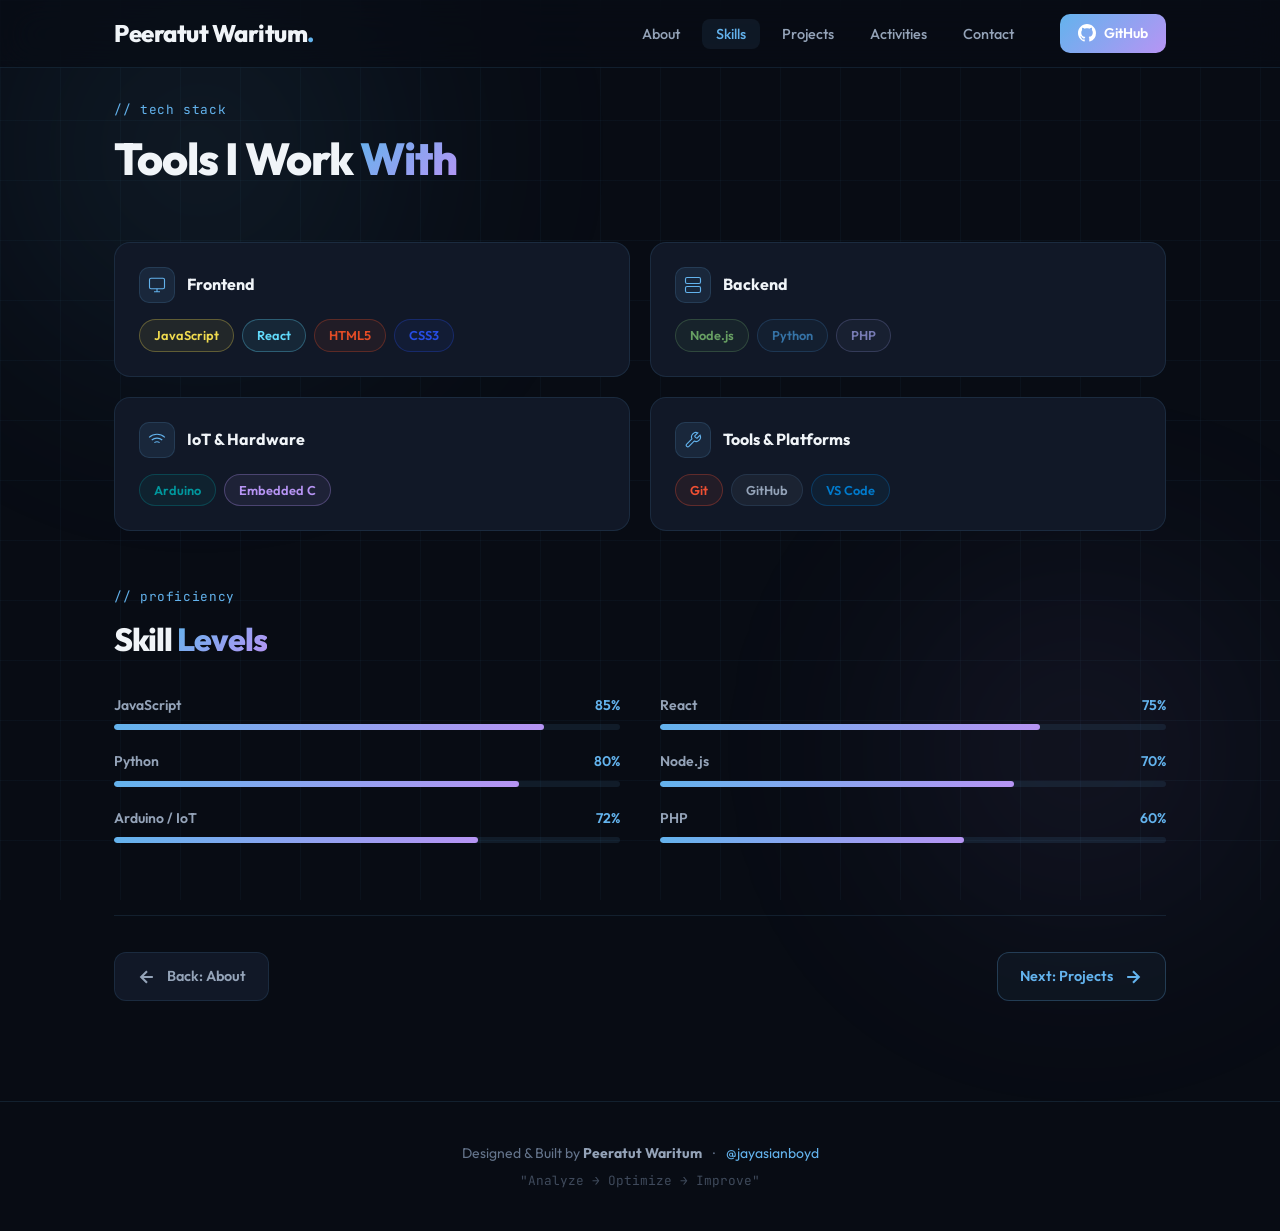
<file: skills.html>
<!DOCTYPE html>
<html lang="en">

<head>
  <meta charset="UTF-8" />
  <meta name="viewport" content="width=device-width, initial-scale=1.0" />
  <title>Skills — Peeratut Waritum</title>
  <meta name="description"
    content="Tech stack and skills of Peeratut Waritum — JavaScript, React, Python, Node.js, Arduino, IoT and more." />
  <link rel="preconnect" href="https://fonts.googleapis.com" />
  <link rel="preconnect" href="https://fonts.gstatic.com" crossorigin />
  <link
    href="https://fonts.googleapis.com/css2?family=Outfit:wght@300;400;500;600;700;800&family=JetBrains+Mono:wght@400;500&display=swap"
    rel="stylesheet" />
  <link rel="stylesheet" href="style.css" />
</head>

<body>

  <!-- Navigation -->
  <nav id="navbar">
    <div class="nav-container">
      <a href="index.html" class="nav-logo">Peeratut Waritum<span class="dot">.</span></a>
      <ul class="nav-links">
        <li><a href="index.html" id="nav-about">About</a></li>
        <li><a href="skills.html" id="nav-skills" class="nav-active">Skills</a></li>
        <li><a href="projects.html" id="nav-projects">Projects</a></li>
        <li><a href="activities.html" id="nav-activities">Activities</a></li>
        <li><a href="contact.html" id="nav-contact">Contact</a></li>
      </ul>
      <a href="https://github.com/jayasianboyd" target="_blank" rel="noopener" class="nav-cta" id="nav-github-btn">
        <svg width="18" height="18" viewBox="0 0 24 24" fill="currentColor">
          <path
            d="M12 0C5.37 0 0 5.37 0 12c0 5.31 3.435 9.795 8.205 11.385.6.105.825-.255.825-.57 0-.285-.015-1.23-.015-2.235-3.015.555-3.795-.735-4.035-1.41-.135-.345-.72-1.41-1.23-1.695-.42-.225-1.02-.78-.015-.795.945-.015 1.62.87 1.845 1.23 1.08 1.815 2.805 1.305 3.495.99.105-.78.42-1.305.765-1.605-2.67-.3-5.46-1.335-5.46-5.925 0-1.305.465-2.385 1.23-3.225-.12-.3-.54-1.53.12-3.18 0 0 1.005-.315 3.3 1.23.96-.27 1.98-.405 3-.405s2.04.135 3 .405c2.295-1.56 3.3-1.23 3.3-1.23.66 1.65.24 2.88.12 3.18.765.84 1.23 1.905 1.23 3.225 0 4.605-2.805 5.625-5.475 5.925.435.375.81 1.095.81 2.22 0 1.605-.015 2.895-.015 3.3 0 .315.225.69.825.57A12.02 12.02 0 0 0 24 12c0-6.63-5.37-12-12-12z" />
        </svg>
        GitHub
      </a>
      <button class="hamburger" id="hamburger" aria-label="Toggle menu">
        <span></span><span></span><span></span>
      </button>
    </div>
  </nav>

  <!-- Page Hero -->
  <div class="page-hero-bg">
    <div class="glow glow-1"></div>
    <div class="glow glow-2"></div>
    <div class="grid-pattern"></div>
  </div>

  <!-- Skills Section -->
  <section id="skills" class="page-section">
    <div class="container">
      <div class="section-label">// tech stack</div>
      <h1 class="section-title">Tools I Work <span class="gradient-text">With</span></h1>
      <div class="skills-grid">

        <div class="skill-category" id="skill-frontend">
          <div class="skill-cat-header">
            <span class="skill-cat-icon">
              <svg width="18" height="18" viewBox="0 0 24 24" fill="none" stroke="currentColor" stroke-width="1.5">
                <rect x="2" y="3" width="20" height="14" rx="2"/>
                <path d="M8 21h8M12 17v4"/>
              </svg>
            </span>
            <h3>Frontend</h3>
          </div>
          <div class="skill-tags">
            <span class="skill-tag skill-js">JavaScript</span>
            <span class="skill-tag skill-react">React</span>
            <span class="skill-tag skill-html">HTML5</span>
            <span class="skill-tag skill-css">CSS3</span>
          </div>
        </div>

        <div class="skill-category" id="skill-backend">
          <div class="skill-cat-header">
            <span class="skill-cat-icon">
              <svg width="18" height="18" viewBox="0 0 24 24" fill="none" stroke="currentColor" stroke-width="1.5">
                <rect x="2" y="2" width="20" height="8" rx="2"/>
                <rect x="2" y="14" width="20" height="8" rx="2"/>
                <path d="M6 6h.01M6 18h.01"/>
              </svg>
            </span>
            <h3>Backend</h3>
          </div>
          <div class="skill-tags">
            <span class="skill-tag skill-node">Node.js</span>
            <span class="skill-tag skill-python">Python</span>
            <span class="skill-tag skill-php">PHP</span>
          </div>
        </div>

        <div class="skill-category" id="skill-iot">
          <div class="skill-cat-header">
            <span class="skill-cat-icon">
              <svg width="18" height="18" viewBox="0 0 24 24" fill="none" stroke="currentColor" stroke-width="1.5">
                <path d="M1.5 8.5a15.5 15.5 0 0121 0M5 12a11 11 0 0114 0M8.5 15.5a6.5 6.5 0 017 0M12 19h.01"/>
              </svg>
            </span>
            <h3>IoT & Hardware</h3>
          </div>
          <div class="skill-tags">
            <span class="skill-tag skill-arduino">Arduino</span>
            <span class="skill-tag skill-embedded">Embedded C</span>
          </div>
        </div>

        <div class="skill-category" id="skill-tools">
          <div class="skill-cat-header">
            <span class="skill-cat-icon">
              <svg width="18" height="18" viewBox="0 0 24 24" fill="none" stroke="currentColor" stroke-width="1.5">
                <path d="M14.7 6.3a1 1 0 000 1.4l1.6 1.6a1 1 0 001.4 0l3.77-3.77a6 6 0 01-7.94 7.94l-6.91 6.91a2.12 2.12 0 01-3-3l6.91-6.91a6 6 0 017.94-7.94l-3.76 3.76z"/>
              </svg>
            </span>
            <h3>Tools & Platforms</h3>
          </div>
          <div class="skill-tags">
            <span class="skill-tag skill-git">Git</span>
            <span class="skill-tag skill-github">GitHub</span>
            <span class="skill-tag skill-vscode">VS Code</span>
          </div>
        </div>

      </div>

      <!-- Proficiency Bars -->
      <div class="section-label" style="margin-top: 56px;">// proficiency</div>
      <h2 class="section-title" style="font-size: clamp(1.5rem, 3vw, 2rem); margin-bottom: 36px;">Skill <span
          class="gradient-text">Levels</span></h2>
      <div class="proficiency-grid">
        <div class="proficiency-item">
          <div class="prof-label"><span>JavaScript</span><span class="prof-pct">85%</span></div>
          <div class="prof-bar">
            <div class="prof-fill" data-width="85" style="--w:85%"></div>
          </div>
        </div>
        <div class="proficiency-item">
          <div class="prof-label"><span>React</span><span class="prof-pct">75%</span></div>
          <div class="prof-bar">
            <div class="prof-fill" data-width="75" style="--w:75%"></div>
          </div>
        </div>
        <div class="proficiency-item">
          <div class="prof-label"><span>Python</span><span class="prof-pct">80%</span></div>
          <div class="prof-bar">
            <div class="prof-fill" data-width="80" style="--w:80%"></div>
          </div>
        </div>
        <div class="proficiency-item">
          <div class="prof-label"><span>Node.js</span><span class="prof-pct">70%</span></div>
          <div class="prof-bar">
            <div class="prof-fill" data-width="70" style="--w:70%"></div>
          </div>
        </div>
        <div class="proficiency-item">
          <div class="prof-label"><span>Arduino / IoT</span><span class="prof-pct">72%</span></div>
          <div class="prof-bar">
            <div class="prof-fill" data-width="72" style="--w:72%"></div>
          </div>
        </div>
        <div class="proficiency-item">
          <div class="prof-label"><span>PHP</span><span class="prof-pct">60%</span></div>
          <div class="prof-bar">
            <div class="prof-fill" data-width="60" style="--w:60%"></div>
          </div>
        </div>
      </div>

      <!-- Page Navigation -->
      <div class="page-nav">
        <a href="index.html" class="page-nav-prev" id="go-about-btn">
          <svg width="20" height="20" viewBox="0 0 24 24" fill="none" stroke="currentColor" stroke-width="2.5">
            <path d="M19 12H5M12 19l-7-7 7-7" />
          </svg>
          Back: About
        </a>
        <a href="projects.html" class="page-nav-next" id="go-projects-btn">
          Next: Projects
          <svg width="20" height="20" viewBox="0 0 24 24" fill="none" stroke="currentColor" stroke-width="2.5">
            <path d="M5 12h14M12 5l7 7-7 7" />
          </svg>
        </a>
      </div>
    </div>
  </section>

  <!-- Footer -->
  <footer id="footer">
    <div class="container">
      <p class="footer-text">
        Designed & Built by <strong>Peeratut Waritum</strong>
        <span class="footer-divider">·</span>
        <a href="https://github.com/jayasianboyd" target="_blank" rel="noopener">@jayasianboyd</a>
      </p>
      <p class="footer-quote">"Analyze → Optimize → Improve"</p>
    </div>
  </footer>

  <script src="script.js"></script>
</body>

</html>
</file>
<file: style.css>
/* ============================================
   PEERATUT WARITUM — Portfolio Stylesheet
   ============================================ */

@import url('https://fonts.googleapis.com/css2?family=Outfit:wght@300;400;500;600;700;800&family=JetBrains+Mono:wght@400;500&display=swap');

/* ---- CSS Variables ---- */
:root {
  --bg-primary: #080c14;
  --bg-secondary: #0d1220;
  --bg-card: #111827;
  --bg-card-hover: #162032;
  --border: rgba(99, 179, 237, 0.12);
  --border-hover: rgba(99, 179, 237, 0.3);

  --accent-blue: #63b3ed;
  --accent-cyan: #4fd1c5;
  --accent-purple: #b794f4;
  --accent-pink: #fc8181;

  --gradient: linear-gradient(135deg, #63b3ed, #b794f4);
  --gradient-glow: linear-gradient(135deg, rgba(99,179,237,0.15), rgba(183,148,244,0.15));

  --text-primary: #f0f4f8;
  --text-secondary: #94a3b8;
  --text-muted: #64748b;

  --font-main: 'Outfit', sans-serif;
  --font-mono: 'JetBrains Mono', monospace;

  --nav-h: 68px;
  --radius: 16px;
  --radius-sm: 10px;
  --transition: 0.3s cubic-bezier(0.4, 0, 0.2, 1);
}

/* ---- Reset ---- */
*, *::before, *::after { box-sizing: border-box; margin: 0; padding: 0; }

/* ---- Multi-page: Inner page background ---- */
.page-hero-bg {
  position: fixed;
  inset: 0;
  pointer-events: none;
  z-index: 0;
}

/* ---- Multi-page: Section with navbar offset ---- */
.page-section {
  padding-top: calc(var(--nav-h) + 72px);
  padding-bottom: 100px;
  position: relative;
  z-index: 1;
}

/* ---- Multi-page: Prev / Next navigation ---- */
.page-nav {
  display: flex;
  align-items: center;
  justify-content: space-between;
  margin-top: 72px;
  padding-top: 36px;
  border-top: 1px solid var(--border);
  gap: 16px;
  flex-wrap: wrap;
}

.page-nav-prev,
.page-nav-next {
  display: inline-flex;
  align-items: center;
  gap: 10px;
  padding: 12px 22px;
  border-radius: 12px;
  font-size: 0.9rem;
  font-weight: 600;
  background: var(--bg-card);
  border: 1px solid var(--border);
  color: var(--text-secondary);
  transition: all var(--transition);
}

.page-nav-prev:hover,
.page-nav-next:hover {
  border-color: var(--border-hover);
  background: var(--bg-card-hover);
  color: var(--text-primary);
  transform: translateY(-2px);
  box-shadow: 0 12px 28px rgba(0,0,0,0.2);
}

.page-nav-next {
  margin-left: auto;
  color: var(--accent-blue);
  border-color: rgba(99, 179, 237, 0.25);
  background: rgba(99, 179, 237, 0.05);
}

.page-nav-next:hover {
  background: rgba(99, 179, 237, 0.12);
  border-color: var(--accent-blue);
  color: #fff;
}

html {
  scroll-behavior: smooth;
  scrollbar-width: thin;
  scrollbar-color: var(--accent-blue) var(--bg-secondary);
}

body {
  font-family: var(--font-main);
  background: var(--bg-primary);
  color: var(--text-primary);
  line-height: 1.6;
  overflow-x: hidden;
}

a { text-decoration: none; color: inherit; }
ul { list-style: none; }
img { display: block; max-width: 100%; }

.container {
  width: 100%;
  max-width: 1100px;
  margin: 0 auto;
  padding: 0 24px;
}

/* ---- Navbar ---- */
#navbar {
  position: fixed;
  top: 0; left: 0; right: 0;
  z-index: 1000;
  height: var(--nav-h);
  display: flex;
  align-items: center;
  background: rgba(8, 12, 20, 0.7);
  backdrop-filter: blur(20px);
  -webkit-backdrop-filter: blur(20px);
  border-bottom: 1px solid var(--border);
  transition: background var(--transition);
}

#navbar.scrolled {
  background: rgba(8, 12, 20, 0.95);
}

.nav-container {
  max-width: 1100px;
  width: 100%;
  margin: 0 auto;
  padding: 0 24px;
  display: flex;
  align-items: center;
  gap: 32px;
}

.nav-logo {
  font-size: 1.5rem;
  font-weight: 800;
  color: var(--text-primary);
  letter-spacing: -0.5px;
}

.nav-logo .dot { color: var(--accent-blue); }

.nav-links {
  display: flex;
  gap: 8px;
  margin-left: auto;
}

.nav-links a {
  padding: 6px 14px;
  border-radius: 8px;
  font-size: 0.9rem;
  font-weight: 500;
  color: var(--text-secondary);
  transition: color var(--transition), background var(--transition);
}

.nav-links a:hover {
  color: var(--text-primary);
  background: rgba(99, 179, 237, 0.08);
}

.nav-links a.nav-active {
  color: var(--accent-blue);
  background: rgba(99, 179, 237, 0.08);
}

.nav-cta {
  display: flex;
  align-items: center;
  gap: 8px;
  padding: 8px 18px;
  background: var(--gradient);
  color: #fff !important;
  border-radius: 10px;
  font-size: 0.875rem;
  font-weight: 600;
  transition: opacity var(--transition), transform var(--transition);
}

.nav-cta:hover { opacity: 0.85; transform: translateY(-1px); }

.hamburger {
  display: none;
  flex-direction: column;
  gap: 5px;
  background: none;
  border: none;
  cursor: pointer;
  padding: 4px;
  margin-left: auto;
}

.hamburger span {
  width: 22px;
  height: 2px;
  background: var(--text-primary);
  border-radius: 2px;
  transition: var(--transition);
}

/* ---- Buttons ---- */
.btn {
  display: inline-flex;
  align-items: center;
  gap: 8px;
  padding: 13px 28px;
  border-radius: 12px;
  font-family: var(--font-main);
  font-size: 0.95rem;
  font-weight: 600;
  cursor: pointer;
  border: none;
  transition: all var(--transition);
  position: relative;
  overflow: hidden;
}

.btn-primary {
  background: var(--gradient);
  color: #fff;
  box-shadow: 0 4px 20px rgba(99, 179, 237, 0.25);
}

.btn-primary:hover {
  transform: translateY(-2px);
  box-shadow: 0 8px 30px rgba(99, 179, 237, 0.4);
}

.btn-ghost {
  background: transparent;
  color: var(--text-secondary);
  border: 1px solid var(--border);
}

.btn-ghost:hover {
  color: var(--text-primary);
  border-color: var(--border-hover);
  background: rgba(99, 179, 237, 0.05);
  transform: translateY(-2px);
}

.btn-outline {
  background: transparent;
  color: var(--accent-blue);
  border: 1px solid var(--accent-blue);
  padding: 11px 24px;
}

.btn-outline:hover {
  background: rgba(99, 179, 237, 0.08);
  transform: translateY(-2px);
}

/* ---- Hero ---- */
#hero {
  min-height: 100vh;
  display: grid;
  grid-template-columns: 1fr 1fr;
  align-items: center;
  gap: 48px;
  padding: calc(var(--nav-h) + 60px) 24px 80px;
  max-width: 1100px;
  margin: 0 auto;
  position: relative;
}

.hero-bg {
  position: fixed;
  inset: 0;
  pointer-events: none;
  z-index: 0;
}

.glow {
  position: absolute;
  border-radius: 50%;
  filter: blur(120px);
  opacity: 0.35;
}

.glow-1 {
  width: 600px; height: 600px;
  background: radial-gradient(circle, rgba(99,179,237,0.4), transparent 70%);
  top: -150px; left: -100px;
  animation: glowFloat 8s ease-in-out infinite;
}

.glow-2 {
  width: 500px; height: 500px;
  background: radial-gradient(circle, rgba(183,148,244,0.35), transparent 70%);
  bottom: -100px; right: -50px;
  animation: glowFloat 10s ease-in-out infinite reverse;
}

.grid-pattern {
  position: absolute;
  inset: 0;
  background-image:
    linear-gradient(rgba(99,179,237,0.04) 1px, transparent 1px),
    linear-gradient(90deg, rgba(99,179,237,0.04) 1px, transparent 1px);
  background-size: 60px 60px;
}

@keyframes glowFloat {
  0%, 100% { transform: translate(0, 0) scale(1); }
  50% { transform: translate(20px, -30px) scale(1.05); }
}

.hero-content {
  position: relative;
  z-index: 1;
}

.hero-badge {
  display: inline-flex;
  align-items: center;
  gap: 8px;
  padding: 6px 14px;
  background: rgba(79, 209, 197, 0.1);
  border: 1px solid rgba(79, 209, 197, 0.25);
  border-radius: 100px;
  font-size: 0.8rem;
  font-weight: 500;
  color: var(--accent-cyan);
  margin-bottom: 24px;
}

.badge-dot {
  width: 7px; height: 7px;
  background: var(--accent-cyan);
  border-radius: 50%;
  animation: pulse 2s ease-in-out infinite;
}

@keyframes pulse {
  0%, 100% { opacity: 1; transform: scale(1); }
  50% { opacity: 0.5; transform: scale(0.8); }
}

.hero-name { margin-bottom: 16px; }

.hero-greeting {
  display: block;
  font-size: 1.1rem;
  font-weight: 400;
  color: var(--text-secondary);
  margin-bottom: 6px;
}

.hero-title {
  display: block;
  font-size: clamp(2.8rem, 5vw, 4rem);
  font-weight: 800;
  line-height: 1.1;
  letter-spacing: -1.5px;
  color: var(--text-primary);
}

.hero-title em {
  font-style: normal;
  background: var(--gradient);
  -webkit-background-clip: text;
  -webkit-text-fill-color: transparent;
  background-clip: text;
}

.hero-tagline {
  font-size: 1.05rem;
  color: var(--text-secondary);
  margin-bottom: 20px;
  line-height: 1.7;
}

.highlight {
  color: var(--accent-blue);
  font-weight: 600;
}

.hero-roles {
  display: flex;
  flex-wrap: wrap;
  align-items: center;
  gap: 8px;
  margin-bottom: 32px;
}

.role-tag {
  font-size: 0.85rem;
  font-weight: 500;
  color: var(--text-secondary);
}

.role-divider {
  color: var(--text-muted);
}

.hero-actions {
  display: flex;
  gap: 14px;
  flex-wrap: wrap;
  margin-bottom: 48px;
}

.hero-stats {
  display: flex;
  align-items: center;
  gap: 24px;
}

.stat { text-align: center; }

.stat-num {
  display: block;
  font-size: 1.8rem;
  font-weight: 800;
  background: var(--gradient);
  -webkit-background-clip: text;
  -webkit-text-fill-color: transparent;
  background-clip: text;
  line-height: 1;
}

.stat-label {
  display: block;
  font-size: 0.75rem;
  color: var(--text-muted);
  margin-top: 4px;
  font-weight: 500;
}

.stat-divider {
  width: 1px;
  height: 40px;
  background: var(--border);
}

/* ---- Code Card ---- */
.hero-code-card {
  position: relative;
  z-index: 1;
}

.code-card {
  background: rgba(13, 18, 32, 0.9);
  border: 1px solid var(--border);
  border-radius: var(--radius);
  overflow: hidden;
  backdrop-filter: blur(12px);
  box-shadow:
    0 25px 60px rgba(0,0,0,0.4),
    0 0 0 1px rgba(99,179,237,0.05),
    inset 0 1px 0 rgba(255,255,255,0.05);
  animation: floatCard 6s ease-in-out infinite;
}

@keyframes floatCard {
  0%, 100% { transform: translateY(0); }
  50% { transform: translateY(-10px); }
}

.code-header {
  display: flex;
  align-items: center;
  gap: 8px;
  padding: 14px 18px;
  background: rgba(255,255,255,0.03);
  border-bottom: 1px solid var(--border);
}

.dot-red, .dot-yellow, .dot-green {
  width: 12px; height: 12px;
  border-radius: 50%;
}

.dot-red { background: #ff5f57; }
.dot-yellow { background: #ffbd2e; }
.dot-green { background: #28c840; }

.code-filename {
  font-family: var(--font-mono);
  font-size: 0.8rem;
  color: var(--text-muted);
  margin-left: 8px;
}

.code-body {
  padding: 24px;
  overflow-x: auto;
}

.code-body code {
  font-family: var(--font-mono);
  font-size: 0.85rem;
  line-height: 1.8;
  white-space: pre;
}

.c-keyword { color: #c792ea; }
.c-var { color: #82aaff; }
.c-prop { color: #f78c6c; }
.c-string { color: #c3e88d; }
.c-num { color: #f78c6c; }

/* ---- Scroll hint ---- */
.scroll-hint {
  position: absolute;
  bottom: 40px;
  left: 50%;
  transform: translateX(-50%);
  z-index: 1;
  animation: bounce 2s ease-in-out infinite;
}

.scroll-arrow {
  width: 24px; height: 24px;
  border-right: 2px solid var(--text-muted);
  border-bottom: 2px solid var(--text-muted);
  transform: rotate(45deg);
}

@keyframes bounce {
  0%, 100% { transform: translateX(-50%) translateY(0); }
  50% { transform: translateX(-50%) translateY(8px); }
}

/* ---- Sections ---- */
section:not(#hero) {
  padding: 100px 0;
  position: relative;
}

section:nth-child(even):not(#hero) {
  background: var(--bg-secondary);
}

.section-label {
  font-family: var(--font-mono);
  font-size: 0.8rem;
  color: var(--accent-blue);
  margin-bottom: 12px;
  letter-spacing: 0.05em;
}

.section-title {
  font-size: clamp(2rem, 4vw, 2.8rem);
  font-weight: 800;
  letter-spacing: -1px;
  margin-bottom: 56px;
  line-height: 1.2;
}

.gradient-text {
  background: var(--gradient);
  -webkit-background-clip: text;
  -webkit-text-fill-color: transparent;
  background-clip: text;
}

/* ---- About ---- */
.about-grid {
  display: grid;
  grid-template-columns: repeat(3, 1fr);
  gap: 20px;
}

.about-card {
  background: var(--bg-card);
  border: 1px solid var(--border);
  border-radius: var(--radius);
  padding: 28px;
  transition: all var(--transition);
}

.about-card:hover {
  border-color: var(--border-hover);
  background: var(--bg-card-hover);
  transform: translateY(-4px);
  box-shadow: 0 20px 40px rgba(0,0,0,0.2);
}

.about-card-wide {
  grid-column: 1 / -1;
}

.about-icon {
  width: 52px;
  height: 52px;
  border-radius: 14px;
  display: flex;
  align-items: center;
  justify-content: center;
  background: linear-gradient(135deg, rgba(99,179,237,0.12), rgba(183,148,244,0.12));
  border: 1px solid rgba(99,179,237,0.2);
  color: var(--accent-blue);
  margin-bottom: 18px;
  flex-shrink: 0;
}

.about-card h3 {
  font-size: 1.05rem;
  font-weight: 700;
  margin-bottom: 10px;
  color: var(--text-primary);
}

.about-card p {
  font-size: 0.9rem;
  color: var(--text-secondary);
  line-height: 1.7;
}

.about-card p strong { color: var(--accent-blue); }

/* ---- Skills ---- */
.skills-grid {
  display: grid;
  grid-template-columns: repeat(2, 1fr);
  gap: 20px;
  margin-bottom: 48px;
}

.skill-category {
  background: var(--bg-card);
  border: 1px solid var(--border);
  border-radius: var(--radius);
  padding: 24px;
  transition: all var(--transition);
}

.skill-category:hover {
  border-color: var(--border-hover);
  transform: translateY(-3px);
}

.skill-cat-header {
  display: flex;
  align-items: center;
  gap: 12px;
  margin-bottom: 16px;
}

.skill-cat-icon {
  width: 36px;
  height: 36px;
  border-radius: 10px;
  display: flex;
  align-items: center;
  justify-content: center;
  background: rgba(99,179,237,0.1);
  border: 1px solid rgba(99,179,237,0.15);
  color: var(--accent-blue);
  flex-shrink: 0;
}

.skill-cat-header h3 {
  font-size: 1rem;
  font-weight: 700;
  color: var(--text-primary);
}

.skill-tags {
  display: flex;
  flex-wrap: wrap;
  gap: 8px;
}

.skill-tag {
  padding: 5px 14px;
  border-radius: 100px;
  font-size: 0.8rem;
  font-weight: 600;
  border: 1px solid;
}

.skill-js { color: #f0db4f; border-color: rgba(240,219,79,0.3); background: rgba(240,219,79,0.08); }
.skill-react { color: #61dafb; border-color: rgba(97,218,251,0.3); background: rgba(97,218,251,0.08); }
.skill-html { color: #e34c26; border-color: rgba(227,76,38,0.3); background: rgba(227,76,38,0.08); }
.skill-css { color: #264de4; border-color: rgba(38,77,228,0.3); background: rgba(38,77,228,0.08); }
.skill-node { color: #68a063; border-color: rgba(104,160,99,0.3); background: rgba(104,160,99,0.08); }
.skill-python { color: #3572a5; border-color: rgba(53,114,165,0.3); background: rgba(53,114,165,0.08); }
.skill-php { color: #777bb4; border-color: rgba(119,123,180,0.3); background: rgba(119,123,180,0.08); }
.skill-arduino { color: #00979d; border-color: rgba(0,151,157,0.3); background: rgba(0,151,157,0.08); }
.skill-embedded { color: var(--accent-purple); border-color: rgba(183,148,244,0.3); background: rgba(183,148,244,0.08); }
.skill-git { color: #f05033; border-color: rgba(240,80,51,0.3); background: rgba(240,80,51,0.08); }
.skill-github { color: var(--text-secondary); border-color: var(--border); background: rgba(148,163,184,0.08); }
.skill-vscode { color: #007acc; border-color: rgba(0,122,204,0.3); background: rgba(0,122,204,0.08); }

/* Proficiency bars */
.proficiency-grid {
  display: grid;
  grid-template-columns: 1fr 1fr;
  gap: 20px 40px;
}

.prof-label {
  display: flex;
  justify-content: space-between;
  margin-bottom: 8px;
  font-size: 0.875rem;
  font-weight: 600;
  color: var(--text-secondary);
}

.prof-pct { color: var(--accent-blue); }

.prof-bar {
  height: 6px;
  background: rgba(99,179,237,0.1);
  border-radius: 100px;
  overflow: hidden;
}

.prof-fill {
  height: 100%;
  border-radius: 100px;
  background: var(--gradient);
  width: 0;
  transition: width 1.2s cubic-bezier(0.4, 0, 0.2, 1);
}

/* ---- Projects ---- */
.projects-grid {
  display: grid;
  grid-template-columns: repeat(2, 1fr);
  gap: 20px;
  margin-bottom: 40px;
}

.project-card {
  background: var(--bg-card);
  border: 1px solid var(--border);
  border-radius: var(--radius);
  padding: 28px;
  transition: all var(--transition);
  position: relative;
  overflow: hidden;
}

.project-card::before {
  content: '';
  position: absolute;
  top: 0; left: 0; right: 0;
  height: 2px;
  background: var(--gradient);
  opacity: 0;
  transition: opacity var(--transition);
}

.project-card:hover::before { opacity: 1; }

.project-card:hover {
  border-color: var(--border-hover);
  background: var(--bg-card-hover);
  transform: translateY(-5px);
  box-shadow: 0 25px 50px rgba(0,0,0,0.25);
}

.project-featured {
  border-color: rgba(99, 179, 237, 0.25);
  background: linear-gradient(135deg, rgba(99,179,237,0.05), rgba(183,148,244,0.05));
}

.featured-badge {
  position: absolute;
  top: 16px; right: 16px;
  padding: 3px 10px;
  background: var(--gradient);
  border-radius: 100px;
  font-size: 0.7rem;
  font-weight: 700;
  color: #fff;
  text-transform: uppercase;
  letter-spacing: 0.05em;
}

.project-top {
  display: flex;
  justify-content: space-between;
  align-items: flex-start;
  margin-bottom: 16px;
}

.project-icon-wrap {
  font-size: 1.8rem;
}

.project-links { display: flex; gap: 12px; }

.icon-link {
  color: var(--text-muted);
  transition: color var(--transition);
}

.icon-link:hover { color: var(--accent-blue); }

/* ---- Academic Project Cards (Dark Theme — matches portfolio) ---- */
.academic-projects-grid {
  display: grid;
  grid-template-columns: repeat(2, 1fr);
  gap: 24px;
  margin-bottom: 40px;
}

@media (max-width: 900px) {
  .academic-projects-grid {
    grid-template-columns: 1fr;
  }
}

.academic-card {
  background: var(--bg-card);
  border: 1px solid var(--border);
  border-radius: var(--radius);
  padding: 28px;
  transition: all var(--transition);
  display: flex;
  flex-direction: column;
  position: relative;
  overflow: hidden;
}

.academic-card::before {
  content: '';
  position: absolute;
  top: 0; left: 0; right: 0;
  height: 2px;
  background: var(--gradient);
  opacity: 0;
  transition: opacity var(--transition);
}

.academic-card:hover::before { opacity: 1; }

.academic-card:hover {
  transform: translateY(-5px);
  border-color: var(--border-hover);
  background: var(--bg-card-hover);
  box-shadow: 0 25px 50px rgba(0, 0, 0, 0.3);
}

.acad-label {
  font-family: var(--font-mono);
  font-size: 0.72rem;
  font-weight: 700;
  color: var(--accent-blue);
  letter-spacing: 0.12em;
  margin-bottom: 10px;
  text-transform: uppercase;
}

.acad-title {
  font-family: var(--font-main);
  font-size: 1.25rem;
  font-weight: 800;
  color: var(--text-primary);
  margin-bottom: 6px;
  line-height: 1.3;
}

.acad-subtitle {
  font-size: 0.875rem;
  font-weight: 600;
  color: var(--accent-cyan);
  margin-bottom: 14px;
  font-family: var(--font-mono);
}

.acad-desc {
  font-size: 0.875rem;
  color: var(--text-secondary);
  line-height: 1.7;
  margin-bottom: 20px;
}

.acad-features {
  background: rgba(99, 179, 237, 0.04);
  border: 1px solid var(--border);
  border-radius: 10px;
  padding: 16px 20px;
  margin-bottom: 20px;
  flex-grow: 1;
}

.acad-features-title {
  font-family: var(--font-mono);
  font-size: 0.72rem;
  font-weight: 700;
  color: var(--accent-blue);
  margin-bottom: 10px;
  text-transform: uppercase;
  letter-spacing: 0.08em;
}

.acad-features ul {
  list-style: none;
  padding: 0;
  margin: 0;
}

.acad-features li {
  font-size: 0.845rem;
  color: var(--text-secondary);
  margin-bottom: 8px;
  padding-left: 16px;
  position: relative;
}

.acad-features li:last-child {
  margin-bottom: 0;
}

.acad-features li::before {
  content: "▸";
  color: var(--accent-blue);
  position: absolute;
  left: 0;
  top: 0;
  font-size: 0.85rem;
}

.acad-tags {
  display: flex;
  flex-wrap: wrap;
  gap: 7px;
  margin-top: auto;
  margin-bottom: 0;
}

.acad-tag {
  font-size: 0.72rem;
  font-weight: 600;
  color: var(--accent-blue);
  background: rgba(99, 179, 237, 0.08);
  border: 1px solid rgba(99, 179, 237, 0.2);
  padding: 4px 12px;
  border-radius: 100px;
}

/* ---- Academic Card: GitHub Action Area ---- */
.acad-actions {
  display: flex;
  align-items: center;
  gap: 10px;
  margin-top: 20px;
  padding-top: 16px;
  border-top: 1px solid var(--border);
}

.acad-btn-github {
  display: inline-flex;
  align-items: center;
  gap: 8px;
  padding: 8px 18px;
  background: var(--gradient);
  color: #fff;
  border-radius: 8px;
  font-size: 0.82rem;
  font-weight: 700;
  letter-spacing: 0.01em;
  transition: all var(--transition);
  border: none;
  text-decoration: none;
}

.acad-btn-github:hover {
  opacity: 0.88;
  transform: translateY(-2px);
  box-shadow: 0 8px 24px rgba(99, 179, 237, 0.35);
}

.acad-badge-private {
  display: inline-flex;
  align-items: center;
  gap: 6px;
  padding: 6px 14px;
  background: rgba(148, 163, 184, 0.08);
  color: var(--text-muted);
  border-radius: 8px;
  font-size: 0.78rem;
  font-weight: 600;
  border: 1px solid var(--border);
}

.project-name {
  font-size: 1.1rem;
  font-weight: 700;
  margin-bottom: 10px;
  color: var(--text-primary);
}

.project-desc {
  font-size: 0.875rem;
  color: var(--text-secondary);
  line-height: 1.7;
  margin-bottom: 18px;
}

.project-tags {
  display: flex;
  flex-wrap: wrap;
  gap: 7px;
}

.p-tag {
  padding: 3px 10px;
  background: rgba(99,179,237,0.08);
  border: 1px solid rgba(99,179,237,0.15);
  border-radius: 100px;
  font-size: 0.75rem;
  font-weight: 500;
  color: var(--accent-blue);
}

.projects-cta {
  display: flex;
  justify-content: center;
}

/* ---- Contact ---- */
.contact-subtitle {
  font-size: 1.05rem;
  color: var(--text-secondary);
  margin-top: -36px;
  margin-bottom: 48px;
  max-width: 520px;
}

.contact-grid {
  display: grid;
  grid-template-columns: repeat(3, 1fr);
  gap: 20px;
}

.contact-card {
  display: flex;
  align-items: center;
  gap: 16px;
  background: var(--bg-card);
  border: 1px solid var(--border);
  border-radius: var(--radius);
  padding: 24px;
  transition: all var(--transition);
}

.contact-card:hover {
  border-color: var(--border-hover);
  background: var(--bg-card-hover);
  transform: translateY(-4px);
  box-shadow: 0 20px 40px rgba(0,0,0,0.2);
}

a.contact-card:hover .contact-arrow { transform: translateX(4px); }

.contact-icon {
  width: 46px;
  height: 46px;
  border-radius: 13px;
  display: flex;
  align-items: center;
  justify-content: center;
  background: linear-gradient(135deg, rgba(99,179,237,0.1), rgba(183,148,244,0.1));
  border: 1px solid rgba(99,179,237,0.15);
  color: var(--accent-blue);
  flex-shrink: 0;
}

.contact-info {
  display: flex;
  flex-direction: column;
  gap: 4px;
  flex: 1;
  min-width: 0;
}

.contact-label {
  font-size: 0.75rem;
  font-weight: 600;
  color: var(--text-muted);
  text-transform: uppercase;
  letter-spacing: 0.08em;
}

.contact-value {
  font-size: 0.9rem;
  font-weight: 600;
  color: var(--text-primary);
  word-break: break-word;
}

.contact-arrow {
  color: var(--text-muted);
  font-size: 1.2rem;
  transition: transform var(--transition);
  flex-shrink: 0;
}

/* ---- Footer ---- */
#footer {
  padding: 40px 0;
  border-top: 1px solid var(--border);
  text-align: center;
}

.footer-text {
  font-size: 0.875rem;
  color: var(--text-muted);
  margin-bottom: 6px;
}

.footer-text strong { color: var(--text-secondary); }
.footer-text a { color: var(--accent-blue); }
.footer-text a:hover { text-decoration: underline; }

.footer-divider { margin: 0 8px; }

.footer-quote {
  font-size: 0.8rem;
  color: var(--text-muted);
  font-family: var(--font-mono);
  opacity: 0.6;
}

/* ---- Responsive ---- */
@media (max-width: 900px) {
  #hero {
    grid-template-columns: 1fr;
    text-align: center;
    padding-top: calc(var(--nav-h) + 40px);
  }

  .hero-roles, .hero-actions, .hero-stats { justify-content: center; }

  .hero-code-card { max-width: 480px; margin: 0 auto; }

  .scroll-hint { display: none; }

  .about-grid { grid-template-columns: 1fr 1fr; }
  .about-card-wide { grid-column: 1 / -1; }

  .proficiency-grid { grid-template-columns: 1fr; }

  .contact-grid { grid-template-columns: 1fr; }
}

@media (max-width: 640px) {
  .nav-links { display: none; }
  .nav-cta { display: none; }
  .hamburger { display: flex; }

  .nav-links.open {
    display: flex;
    flex-direction: column;
    position: fixed;
    top: var(--nav-h);
    left: 0; right: 0;
    background: rgba(8,12,20,0.98);
    padding: 24px;
    gap: 4px;
    border-bottom: 1px solid var(--border);
  }

  .about-grid { grid-template-columns: 1fr; }
  .skills-grid { grid-template-columns: 1fr; }
  .projects-grid { grid-template-columns: 1fr; }
}

/* ---- Animate on scroll ---- */
.reveal {
  opacity: 0;
  transform: translateY(30px);
  transition: opacity 0.7s ease, transform 0.7s ease;
}

.reveal.visible {
  opacity: 1;
  transform: none;
}

.reveal-delay-1 { transition-delay: 0.1s; }
.reveal-delay-2 { transition-delay: 0.2s; }
.reveal-delay-3 { transition-delay: 0.3s; }
.reveal-delay-4 { transition-delay: 0.4s; }

/* ============================================
   TIMELINE  (Experience & Education)
   ============================================ */
.timeline {
  position: relative;
  padding-left: 40px;
}

.timeline::before {
  content: '';
  position: absolute;
  left: 12px;
  top: 8px;
  bottom: 8px;
  width: 2px;
  background: linear-gradient(to bottom, var(--accent-blue), var(--accent-purple));
  border-radius: 2px;
  opacity: 0.4;
}

.timeline-item {
  position: relative;
  margin-bottom: 36px;
}

.timeline-item:last-child { margin-bottom: 0; }

.timeline-dot {
  position: absolute;
  left: -34px;
  top: 20px;
  width: 14px;
  height: 14px;
  background: var(--accent-blue);
  border-radius: 50%;
  border: 3px solid var(--bg-primary);
  box-shadow: 0 0 12px rgba(99,179,237,0.5);
}

.timeline-date {
  font-family: var(--font-mono);
  font-size: 0.78rem;
  color: var(--accent-cyan);
  font-weight: 500;
  margin-bottom: 10px;
  letter-spacing: 0.05em;
}

.timeline-card {
  background: var(--bg-card);
  border: 1px solid var(--border);
  border-radius: var(--radius);
  padding: 24px 28px;
  transition: all var(--transition);
}

.timeline-card:hover {
  border-color: var(--border-hover);
  background: var(--bg-card-hover);
  transform: translateX(4px);
  box-shadow: 0 12px 40px rgba(0,0,0,0.2);
}

.timeline-badge {
  display: inline-flex;
  align-items: center;
  gap: 6px;
  padding: 4px 12px;
  background: rgba(99,179,237,0.1);
  border: 1px solid rgba(99,179,237,0.2);
  border-radius: 100px;
  font-size: 0.75rem;
  font-weight: 600;
  color: var(--accent-blue);
  margin-bottom: 12px;
}

.timeline-card h3 {
  font-size: 1.1rem;
  font-weight: 700;
  color: var(--text-primary);
  margin-bottom: 4px;
}

.timeline-org {
  font-size: 0.85rem;
  color: var(--accent-cyan);
  font-weight: 500;
  margin-bottom: 10px;
}

.timeline-desc {
  font-size: 0.875rem;
  color: var(--text-secondary);
  line-height: 1.7;
  margin-bottom: 16px;
}

.timeline-tags { display: flex; flex-wrap: wrap; gap: 7px; }

.tl-tag {
  padding: 3px 10px;
  background: rgba(183,148,244,0.08);
  border: 1px solid rgba(183,148,244,0.2);
  border-radius: 100px;
  font-size: 0.72rem;
  font-weight: 600;
  color: var(--accent-purple);
}

/* ============================================
   CERTIFICATES
   ============================================ */
.cert-grid {
  display: grid;
  grid-template-columns: repeat(2, 1fr);
  gap: 20px;
}

.cert-card {
  display: flex;
  gap: 20px;
  background: var(--bg-card);
  border: 1px solid var(--border);
  border-radius: var(--radius);
  padding: 24px;
  transition: all var(--transition);
  align-items: flex-start;
}

.cert-card:hover {
  border-color: var(--border-hover);
  background: var(--bg-card-hover);
  transform: translateY(-4px);
  box-shadow: 0 20px 40px rgba(0,0,0,0.2);
}

.cert-icon {
  font-size: 2.2rem;
  flex-shrink: 0;
  line-height: 1;
}

.cert-body { flex: 1; min-width: 0; }

.cert-body h3 {
  font-size: 1rem;
  font-weight: 700;
  color: var(--text-primary);
  margin-bottom: 4px;
}

.cert-issuer {
  font-size: 0.8rem;
  color: var(--accent-cyan);
  font-weight: 600;
  margin-bottom: 8px;
}

.cert-desc {
  font-size: 0.85rem;
  color: var(--text-secondary);
  line-height: 1.6;
}

/* ============================================
   ACTIVITIES
   ============================================ */

/* Section badge (replaces inline styles in activities.html) */
.section-badge-wrapper {
  margin-bottom: 24px;
  display: flex;
  align-items: center;
}

.section-badge-wrapper.mt-large {
  margin-top: 64px;
}

.section-badge {
  display: inline-flex;
  align-items: center;
  gap: 10px;
  background: var(--bg-card);
  border: 1px solid var(--border);
  padding: 12px 24px;
  border-radius: var(--radius);
  font-size: 1.25rem;
  font-weight: 700;
  color: var(--text-primary);
  box-shadow: 0 4px 20px rgba(0, 0, 0, 0.15);
}

.section-badge-icon {
  display: flex;
  align-items: center;
  color: var(--accent-blue);
}

.activities-subtitle {
  font-size: 1.05rem;
  color: var(--text-secondary);
  margin-top: -36px;
  margin-bottom: 48px;
  max-width: 520px;
}

.activities-grid {
  display: grid;
  grid-template-columns: repeat(3, 1fr);
  gap: 20px;
}

.activity-card {
  background: var(--bg-card);
  border: 1px solid var(--border);
  border-radius: var(--radius);
  padding: 24px;
  transition: all var(--transition);
  position: relative;
  overflow: hidden;
}

.activity-card::after {
  content: '';
  position: absolute;
  inset: 0;
  background: var(--gradient-glow);
  opacity: 0;
  transition: opacity var(--transition);
}

.activity-card:hover {
  border-color: var(--border-hover);
  transform: translateY(-5px);
  box-shadow: 0 20px 40px rgba(0,0,0,0.2);
}

.activity-card:hover::after { opacity: 1; }

.activity-year {
  font-family: var(--font-mono);
  font-size: 0.72rem;
  color: var(--accent-blue);
  font-weight: 600;
  margin-bottom: 12px;
  letter-spacing: 0.05em;
}

.activity-icon {
  font-size: 2rem;
  margin-bottom: 12px;
  position: relative;
  z-index: 1;
}

.activity-image {
  width: 100%;
  height: 180px;
  border-radius: calc(var(--radius) - 8px);
  overflow: hidden;
  margin-bottom: 18px;
  background: rgba(99, 179, 237, 0.03);
  border: 1px dashed rgba(99, 179, 237, 0.25);
  display: flex;
  align-items: center;
  justify-content: center;
  position: relative;
  z-index: 1;
}

.activity-image img {
  width: 100%;
  height: 100%;
  object-fit: cover;
  transition: transform var(--transition);
}

.activity-card:hover .activity-image:not(:has(.image-gallery)) img {
  transform: scale(1.05);
}

.image-gallery {
  display: flex;
  width: 100%;
  height: 100%;
  gap: 4px;
  overflow: hidden;
}

.image-gallery img {
  flex: 1;
  width: 0;
  height: 100%;
  object-fit: cover;
  transition: flex var(--transition), filter var(--transition);
  cursor: pointer;
}

.image-gallery:hover img {
  filter: grayscale(0.5);
}

.image-gallery img:hover {
  flex: 2;
  filter: grayscale(0);
}

.activity-image-placeholder {
  display: flex;
  flex-direction: column;
  align-items: center;
  gap: 8px;
  color: var(--text-muted);
  font-size: 0.8rem;
  font-weight: 500;
}

.activity-image-placeholder svg {
  width: 28px;
  height: 28px;
  opacity: 0.6;
}

.activity-card h3 {
  font-size: 0.95rem;
  font-weight: 700;
  color: var(--text-primary);
  margin-bottom: 8px;
  position: relative;
  z-index: 1;
}

.activity-card p {
  font-size: 0.82rem;
  color: var(--text-secondary);
  line-height: 1.65;
  position: relative;
  z-index: 1;
}

/* ---- Lightbox / Image Zoom ---- */
.zoomable-img {
  cursor: zoom-in;
  transition: transform 0.3s ease;
}
.zoomable-img:hover {
  transform: scale(1.05) !important;
}

.lightbox {
  display: none;
  position: fixed;
  z-index: 2000;
  padding-top: 60px;
  left: 0;
  top: 0;
  width: 100%;
  height: 100%;
  overflow: auto;
  background-color: rgba(0, 0, 0, 0.9);
  backdrop-filter: blur(8px);
  -webkit-backdrop-filter: blur(8px);
  opacity: 0;
  transition: opacity 0.3s cubic-bezier(0.4, 0, 0.2, 1);
}

.lightbox.show {
  display: block;
  opacity: 1;
}

.lightbox-content {
  margin: auto;
  display: block;
  max-width: 90%;
  max-height: 85vh;
  object-fit: contain;
  border-radius: 12px;
  box-shadow: 0 10px 40px rgba(0,0,0,0.4);
  animation: zoomIn 0.3s cubic-bezier(0.4, 0, 0.2, 1);
}

@keyframes zoomIn {
  from {transform: scale(0.95); opacity: 0;}
  to {transform: scale(1); opacity: 1;}
}

.lightbox-close {
  position: absolute;
  top: 30px;
  right: 40px;
  color: #f1f1f1;
  font-size: 40px;
  font-weight: bold;
  transition: 0.3s;
  cursor: pointer;
  z-index: 2001;
  line-height: 1;
}

.lightbox-close:hover,
.lightbox-close:focus {
  color: var(--accent-blue);
  text-decoration: none;
  cursor: pointer;
}

/* ============================================
   CONTACT UPDATES
   ============================================ */
.contact-grid-2 {
  display: grid;
  grid-template-columns: repeat(2, 1fr);
  gap: 16px;
  margin-bottom: 28px;
}

.contact-cta-box {
  border-radius: var(--radius);
  background: var(--gradient);
  padding: 2px;
  margin-top: 8px;
}

.cta-box-inner {
  background: var(--bg-card);
  border-radius: calc(var(--radius) - 2px);
  padding: 32px 40px;
  display: flex;
  align-items: center;
  justify-content: space-between;
  gap: 32px;
  flex-wrap: wrap;
}

.cta-box-inner h3 {
  font-size: 1.2rem;
  font-weight: 700;
  margin-bottom: 6px;
  color: var(--text-primary);
}

.cta-box-inner p {
  font-size: 0.9rem;
  color: var(--text-secondary);
  max-width: 480px;
  line-height: 1.6;
}

/* ============================================
   RESPONSIVE ADDITIONS
   ============================================ */
@media (max-width: 900px) {
  .cert-grid { grid-template-columns: 1fr; }
  .activities-grid { grid-template-columns: repeat(2, 1fr); }
  .contact-grid-2 { grid-template-columns: 1fr; }
  .cta-box-inner { flex-direction: column; align-items: flex-start; padding: 24px; }
}

@media (max-width: 640px) {
  .timeline { padding-left: 28px; }
  .timeline-dot { left: -22px; }
  .activities-grid { grid-template-columns: 1fr; }
  .cert-card { flex-direction: column; gap: 12px; }
}
</file>
